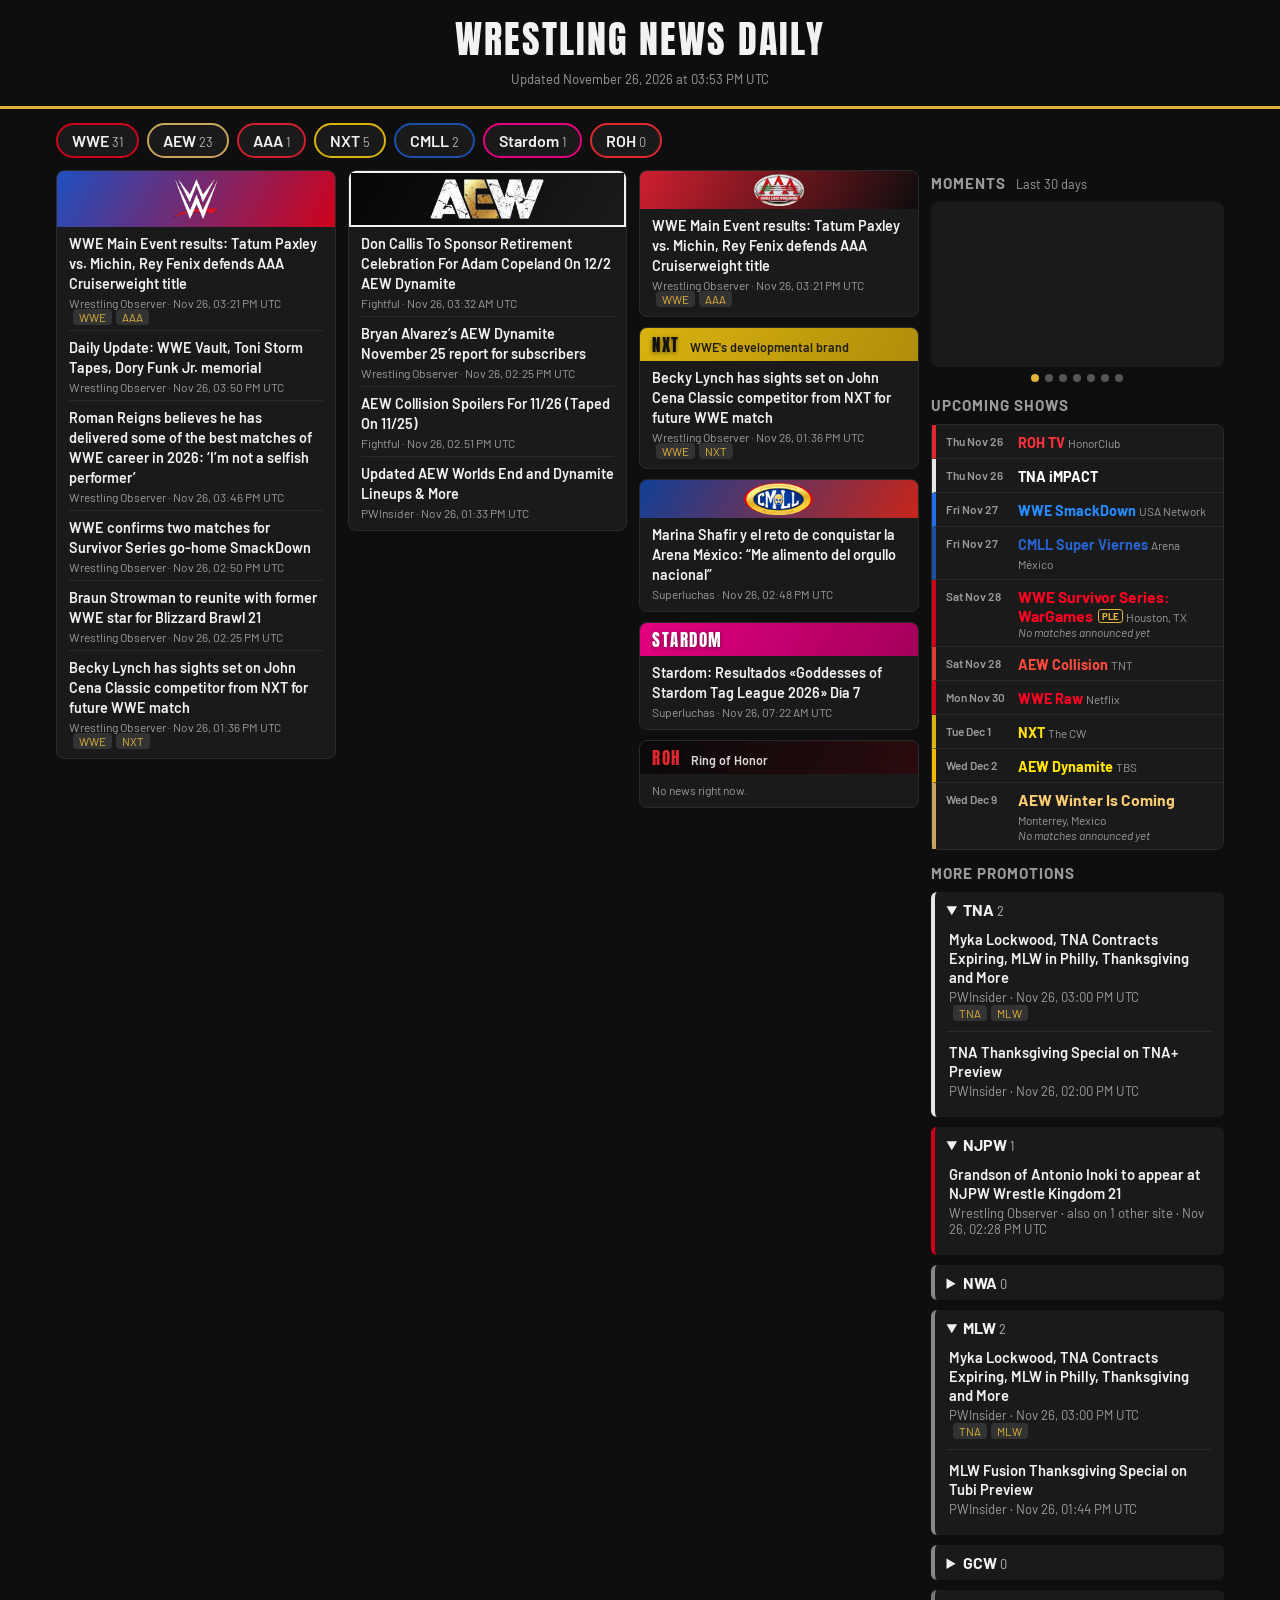
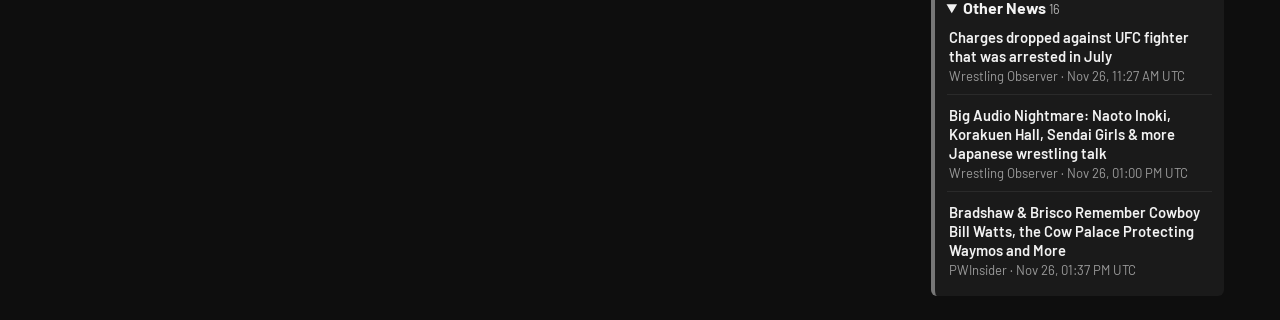
<file: index.html>
<!doctype html>
<html lang="en">
<head>
  <meta charset="utf-8">
  <meta name="viewport" content="width=device-width, initial-scale=1">
  <title>Wrestling News Daily</title>
  <link rel="preconnect" href="https://fonts.googleapis.com">
  <link rel="stylesheet" href="https://fonts.googleapis.com/css2?family=Anton&family=Barlow:wght@400;600;700&display=swap">
  <style>
    :root { color-scheme: dark; --display: "Anton", Impact, "Arial Narrow", sans-serif; --body: "Barlow", system-ui, sans-serif; --bg: #0e0e0e; --card: #1a1a1a; --text: #f2f2f2; --muted: #9a9a9a; --accent: #e0b23a; }
    * { box-sizing: border-box; }
    body { margin: 0; font-family: var(--body); background: var(--bg); color: var(--text); }
    header { padding: 10px 16px 6px; text-align: center; border-bottom: 3px solid var(--accent); }
    h1 { margin: 0; font-family: var(--display); font-weight: 400; font-size: clamp(1.4rem, 5vw, var(--title-size)); letter-spacing: 2px; text-transform: uppercase; }
    /* The columns and what sits in them come from layout.json (set with the layout editor). */
    .layout { max-width: var(--page-w, 1200px); margin: 0 auto; padding: 14px 16px; }
    nav { display: flex; flex-wrap: wrap; gap: 8px; }
    nav a { background: var(--card); color: var(--text); border: 2px solid var(--c, #444); border-radius: 999px; padding: 6px 14px; text-decoration: none; font-weight: 600; }
    nav a:hover { background: var(--c, #444); }
    .count { opacity: 0.7; font-size: 0.8rem; font-weight: 400; }
    ul { list-style: none; padding: 0; margin: 0; }
    li { padding: 10px 2px; border-bottom: 1px solid #2a2a2a; }
    li:last-child { border-bottom: none; }
    li a { color: var(--text); text-decoration: none; font-weight: 600; font-size: 1.05rem; }
    a:focus-visible { outline: 2px solid var(--accent); outline-offset: 2px; }
    li a:hover { text-decoration: underline; }
    .meta { color: var(--muted); font-size: 0.82rem; margin-top: 3px; }
    .major { display: table; background: var(--c, var(--accent)); color: #fff; font-size: 0.68rem; font-weight: 700; text-transform: uppercase; letter-spacing: 1px; border-radius: 3px; padding: 1px 6px; margin-bottom: 3px; }
    .featured li.is-major a { font-size: calc(var(--headline-size) * 1.12); }
    .tag { background: #333; color: var(--accent); border-radius: 4px; padding: 1px 6px; margin-left: 4px; font-size: 0.72rem; }

    /* Themed sections for featured companies; colors come from companies.json */
    .grid { display: grid; grid-template-columns: var(--cols, 1fr 1fr 1fr 1fr); gap: 12px; margin-top: 12px; align-items: start; }
    .col { display: flex; flex-direction: column; gap: 10px; min-width: 0; }
    .col > * { margin-top: 0; margin-bottom: 0; }
    /* On big screens the two pinned sections scroll inside themselves, so the whole home page fits on one screen. */
    @media (min-width: 701px) { .featured.big ul { max-height: calc(100vh - 230px); overflow-y: auto; } }
    .featured.big .banner { padding: 8px 12px; }
    .featured.small .banner { padding: 3px 12px; }
    .featured.small h2 { font-size: calc(var(--company-size) * 0.95); }
    /* On shorter screens the stacked sections show only their top story, so they all still fit. */
    @media (min-width: 701px) and (max-height: 900px) { .featured.small li:nth-child(n+2) { display: none; } }
    .featured.big h2 { font-size: calc(var(--company-size) * 1.35); }
    .featured { background: var(--card); border-radius: 8px; overflow: hidden; border: 1px solid #2a2a2a; scroll-margin-top: 12px; min-width: 0; }
    .featured .banner { background: linear-gradient(120deg, var(--b1, var(--c)), var(--b2, var(--c2))); color: var(--bt, #fff); padding: 5px 12px; display: flex; align-items: baseline; gap: 10px; flex-wrap: wrap; }
    .featured h2 { margin: 0; font-family: var(--display); font-weight: 400; font-size: var(--company-size); letter-spacing: 1.5px; text-transform: uppercase; text-shadow: 0 1px 4px rgba(0,0,0,.5); }
    .featured .banner span { font-weight: 600; font-size: 0.78rem; opacity: 0.9; }
    .featured .banner h2 { color: var(--bn, inherit); }
    .featured .banner h2.has-logo { line-height: 0; }
    .featured .banner:has(.has-logo) { align-items: center; }
    .featured .banner .logo { display: block; height: 40px; width: auto; border-radius: 3px; }
    .featured.small .banner .logo { height: 32px; }
    .featured[style*="--bb"] .banner { box-shadow: inset 0 0 0 2px var(--bb); }
    .featured ul { padding: 0 12px 4px; }
    .featured li { padding: 6px 0; }
    .featured li a { font-size: var(--headline-size); line-height: 1.25; }
    .featured .meta { font-size: 0.75rem; }
    .featured li a:hover { color: var(--c); }

    /* Moments: rotating photos from the biggest stories of the last 30 days */
    .moments { margin: 0; }
    .moments h3 span { text-transform: none; letter-spacing: 0; font-weight: 400; font-size: 0.8rem; margin-left: 6px; }
    .moments .slides { position: relative; aspect-ratio: 16 / 9; border-radius: 8px; overflow: hidden; background: var(--card); }
    .moments .slide { position: absolute; inset: 0; opacity: 0; transition: opacity 0.8s; color: #fff; text-decoration: none; pointer-events: none; }
    .moments .slide.on { opacity: 1; pointer-events: auto; }
    .moments img { width: 100%; height: 100%; object-fit: cover; display: block; }
    .moments .cap { position: absolute; left: 0; right: 0; bottom: 0; padding: 26px 10px 8px; border-left: 4px solid var(--c);
                    background: linear-gradient(transparent, rgba(0,0,0,0.88) 45%); }
    .moments .cap b { display: block; font-size: 0.88rem; line-height: 1.25; }
    .moments .cap small { color: #bbb; font-size: 0.72rem; }
    .moments .slide:hover b { text-decoration: underline; }
    .moments .dots { display: flex; justify-content: center; gap: 6px; margin-top: 7px; }
    .moments .dots button { width: 8px; height: 8px; padding: 0; border: 0; border-radius: 50%; background: #555; cursor: pointer; }
    .moments .dots button.on { background: var(--accent); }
    .featured .banner:has(.has-logo) { justify-content: center; }
    /* Upcoming shows with their announced matches, filled from schedule.json and the news */
    .upcoming ol { list-style: none; margin: 0; padding: 0; background: var(--card); border-radius: 8px; border: 1px solid #2a2a2a; }
    .upcoming ol > li { display: grid; grid-template-columns: 66px 1fr; gap: 6px; padding: 7px 10px; border-left: 4px solid var(--c); border-bottom: 1px solid #2a2a2a; }
    .upcoming ol > li:last-child { border-bottom: none; }
    .upcoming time { color: var(--muted); font-size: 0.74rem; font-weight: 600; line-height: 1.3; padding-top: 2px; }
    .upcoming b { font-size: 0.9rem; color: var(--c); filter: brightness(1.25); }
    .upcoming li.event b { font-size: 0.98rem; }
    .upcoming i { font-style: normal; font-size: 0.6rem; font-weight: 700; border: 1px solid currentColor; border-radius: 3px; padding: 0 3px; margin-left: 5px; color: var(--accent); vertical-align: 2px; }
    .upcoming small { color: var(--muted); font-size: 0.74rem; }
    .upcoming ul { margin: 3px 0 0; padding: 0; }
    .upcoming ul li { padding: 1px 0; border: none; font-size: 0.8rem; font-weight: 600; }
    .upcoming ul li::before { content: "• "; color: var(--c); }
    .upcoming small.none { display: block; font-style: italic; }
    /* Post of the day box, filled from spotlight.json */
    .spotlight { margin: 0; background: var(--card); border: 1px solid var(--accent); border-radius: 8px; padding: 12px 14px; }
    .spotlight figcaption { font-family: var(--display); color: var(--accent); text-transform: uppercase; letter-spacing: 1px; font-size: 1.05rem; }
    .spotlight blockquote { margin: 8px 0; font-size: 0.95rem; font-style: italic; line-height: 1.4; }
    .spotlight a { color: var(--muted); font-size: 0.8rem; text-decoration: none; }
    .spotlight a:hover { color: var(--accent); }

    /* The Numbers ticker: viewers, PPV buys and tickets pulled from headlines */
    .ticker { display: flex; align-items: stretch; background: #151515; border-bottom: 1px solid #2a2a2a; overflow: hidden; }
    .ticker-label { flex: none; display: flex; align-items: center; padding: 0 10px; background: var(--accent); color: #111; font-family: var(--display); text-transform: uppercase; letter-spacing: 1px; font-size: 0.68rem; }
    .ticker-window { flex: 1; min-width: 0; overflow: hidden; }
    .ticker-track { display: inline-flex; white-space: nowrap; animation: ticker var(--speed) linear infinite; }
    .ticker:hover .ticker-track, .ticker:focus-within .ticker-track { animation-play-state: paused; }
    .ticker-copy { display: inline-flex; }
    .tick { display: inline-flex; align-items: baseline; gap: 10px; padding: 4px 15px; border-right: 1px solid #2a2a2a; font-size: 0.66rem; }
    /* Each show's name and stripe use its own color from showColors in companies.json. */
    .tick strong { font-weight: 700; letter-spacing: 0.3px; color: var(--c); filter: brightness(1.25); border-left: 3px solid var(--c); padding-left: 6px; }
    .tick .m { color: var(--text); text-decoration: none; }
    /* Gate is money green; tickets, viewers and buys stay white. */
    .tick .gate b { color: #4fbf6a; }
    .tick .missing b { color: #5c5a55; font-weight: 400; }
    .tick i { font-style: normal; font-size: 0.48rem; font-weight: 700; letter-spacing: 1px; border: 1px solid var(--c); border-radius: 3px; padding: 0 3px; margin-left: -4px; }
    .tick .m:hover b { text-decoration: underline; }
    .tick b { font-family: var(--body); font-weight: 600; font-size: 0.82rem; font-variant-numeric: tabular-nums; color: #ece8df; }
    .tick small { color: #a89a74; font-size: 0.6rem; letter-spacing: 0.3px; }
    
    @keyframes ticker { from { transform: translateX(0); } to { transform: translateX(-50%); } }
    @media (prefers-reduced-motion: reduce) {
      .ticker-window { overflow-x: auto; }
      .ticker-track { animation: none; }
      .ticker-copy { display: none; }
    }

    /* Sidebar for smaller companies */
    .col h3 { margin: 4px 0 10px; text-transform: uppercase; letter-spacing: 1px; color: var(--muted); font-size: 0.95rem; }
    details { background: var(--card); border-left: 4px solid var(--c, #555); border-radius: 6px; margin-bottom: 10px; padding: 8px 12px; scroll-margin-top: 12px; }
    summary { cursor: pointer; font-weight: 700; }
    details li a { font-size: 0.92rem; }
    @media (max-width: 860px) { .grid { grid-template-columns: 1fr; } }
  </style>
  <style>:root { --title-size: 2.4rem; --company-size: 1.15rem; --headline-size: 0.9rem; --page-w: 1200px; }</style>
</head>
<body>
  <header>
    <h1>Wrestling News Daily</h1>
    <p class="meta">Updated November 26, 2026 at 03:53 PM UTC</p>
  </header>
  
  <div class="layout">
    <nav><a href="#wwe" style="--c:#d0021b">WWE <span class="count">31</span></a><a href="#aew" style="--c:#c9a45c">AEW <span class="count">23</span></a><a href="#aaa" style="--c:#d01f2f">AAA <span class="count">1</span></a><a href="#nxt" style="--c:#d9b310">NXT <span class="count">5</span></a><a href="#cmll" style="--c:#1d4fa8">CMLL <span class="count">2</span></a><a href="#stardom" style="--c:#e4007f">Stardom <span class="count">1</span></a><a href="#roh" style="--c:#e0282e">ROH <span class="count">0</span></a></nav>
    
<div class="grid" style="--cols:1fr 1fr 1fr 1.05fr"><div class="col"><section class="featured big" id="wwe" style="--c:#d0021b;--c2:#1f4fbf;--b1:#1f4fbf;--b2:#d0021b"><div class="banner"><h2 class="has-logo"><img class="logo" src="logos/wwe.png" alt="WWE"></h2></div><ul><li><a href="https://www.f4wonline.com/news/wwe/results/wwe-main-event-results-november-25-2026/" target="_blank" rel="noopener">WWE Main Event results: Tatum Paxley vs. Michin, Rey Fenix defends AAA Cruiserweight title</a><div class="meta">Wrestling Observer · Nov 26, 03:21 PM UTC <span class="tag">WWE</span><span class="tag">AAA</span></div></li>
<li><a href="https://www.f4wonline.com/news/daily-updates/daily-update-wwe-vault-toni-storm-tapes-dory-funk-jr-memorial/" target="_blank" rel="noopener">Daily Update: WWE Vault, Toni Storm Tapes, Dory Funk Jr. memorial</a><div class="meta">Wrestling Observer · Nov 26, 03:50 PM UTC </div></li>
<li><a href="https://www.f4wonline.com/news/wwe/roman-reigns-believes-he-has-delivered-some-of-the-best-matches-of-wwe-career-in-2026-im-not-a-selfish-performer/" target="_blank" rel="noopener">Roman Reigns believes he has delivered some of the best matches of WWE career in 2026: ‘I’m not a selfish performer’</a><div class="meta">Wrestling Observer · Nov 26, 03:46 PM UTC </div></li>
<li><a href="https://www.f4wonline.com/news/wwe/wwe-confirms-two-matches-for-survivor-series-go-home-smackdown/" target="_blank" rel="noopener">WWE confirms two matches for Survivor Series go-home SmackDown</a><div class="meta">Wrestling Observer · Nov 26, 02:50 PM UTC </div></li>
<li><a href="https://www.f4wonline.com/news/other-wrestling/braun-strowman-to-reunite-with-former-wwe-star-for-blizzard-brawl-21/" target="_blank" rel="noopener">Braun Strowman to reunite with former WWE star for Blizzard Brawl 21</a><div class="meta">Wrestling Observer · Nov 26, 02:25 PM UTC </div></li>
<li><a href="https://www.f4wonline.com/news/wwe/becky-lynch-has-sights-set-on-john-cena-classic-competitor-from-nxt-for-future-wwe-match/" target="_blank" rel="noopener">Becky Lynch has sights set on John Cena Classic competitor from NXT for future WWE match</a><div class="meta">Wrestling Observer · Nov 26, 01:36 PM UTC <span class="tag">WWE</span><span class="tag">NXT</span></div></li></ul></section></div><div class="col"><section class="featured big" id="aew" style="--c:#c9a45c;--c2:#c9a45c;--b1:#050505;--b2:#1b1b1b;--bt:#f2f2f2;--bn:#c9a45c;--bb:#f2f2f2"><div class="banner"><h2 class="has-logo"><img class="logo" src="logos/aew.png" alt="AEW"></h2></div><ul><li><a href="https://www.fightful.com/wrestling-news/340897-aew-dynamite-don-callis" target="_blank" rel="noopener">Don Callis To Sponsor Retirement Celebration For Adam Copeland On 12/2 AEW Dynamite</a><div class="meta">Fightful · Nov 26, 03:32 AM UTC </div></li>
<li><a href="https://www.f4wonline.com/news/aew/bryan-alvarez-aew-dynamite-november-25-2026-report/" target="_blank" rel="noopener">Bryan Alvarez’s AEW Dynamite November 25 report for subscribers</a><div class="meta">Wrestling Observer · Nov 26, 02:25 PM UTC </div></li>
<li><a href="https://www.fightful.com/wrestling-news/aew-collision-spoilers-for-11-26-taped-on-11-25" target="_blank" rel="noopener">AEW Collision Spoilers For 11/26 (Taped On 11/25)</a><div class="meta">Fightful · Nov 26, 02:51 PM UTC </div></li>
<li><a href="https://pwinsider.com/article/214058/updated-aew-worlds-end-and-dynamite-lineups-more.html?p=1" target="_blank" rel="noopener">Updated AEW Worlds End and Dynamite Lineups &amp; More</a><div class="meta">PWInsider · Nov 26, 01:33 PM UTC </div></li></ul></section></div><div class="col"><section class="featured small" id="aaa" style="--c:#d01f2f;--c2:#0d0d0d;--b1:#d01f2f;--b2:#0d0d0d;--bt:#ffffff"><div class="banner"><h2 class="has-logo"><img class="logo" src="logos/aaa.png" alt="AAA"></h2></div><ul><li><a href="https://www.f4wonline.com/news/wwe/results/wwe-main-event-results-november-25-2026/" target="_blank" rel="noopener">WWE Main Event results: Tatum Paxley vs. Michin, Rey Fenix defends AAA Cruiserweight title</a><div class="meta">Wrestling Observer · Nov 26, 03:21 PM UTC <span class="tag">WWE</span><span class="tag">AAA</span></div></li></ul></section><section class="featured small" id="nxt" style="--c:#d9b310;--c2:#b08d0a;--bt:#111111"><div class="banner"><h2>NXT</h2><span>WWE&#x27;s developmental brand</span></div><ul><li><a href="https://www.f4wonline.com/news/wwe/becky-lynch-has-sights-set-on-john-cena-classic-competitor-from-nxt-for-future-wwe-match/" target="_blank" rel="noopener">Becky Lynch has sights set on John Cena Classic competitor from NXT for future WWE match</a><div class="meta">Wrestling Observer · Nov 26, 01:36 PM UTC <span class="tag">WWE</span><span class="tag">NXT</span></div></li></ul></section><section class="featured small" id="cmll" style="--c:#1d4fa8;--c2:#d52b1e;--b1:#123f96;--b2:#c8251a;--bt:#ffffff"><div class="banner"><h2 class="has-logo"><img class="logo" src="logos/cmll.png" alt="CMLL"></h2></div><ul><li><a href="https://superluchas.com/shafir-y-el-reto-de-conquistar-la-arena-mexico/" target="_blank" rel="noopener">Marina Shafir y el reto de conquistar la Arena México: “Me alimento del orgullo nacional”</a><div class="meta">Superluchas · Nov 26, 02:48 PM UTC </div></li></ul></section><section class="featured small" id="stardom" style="--c:#e4007f;--c2:#a3005c;--b1:#e4007f;--b2:#a3005c;--bt:#ffffff"><div class="banner"><h2>Stardom</h2><span></span></div><ul><li><a href="https://superluchas.com/stardom-resultados-goddesses-of-stardom-tag-league-2026-dia-7/" target="_blank" rel="noopener">Stardom: Resultados «Goddesses of Stardom Tag League 2026» Día 7</a><div class="meta">Superluchas · Nov 26, 07:22 AM UTC </div></li></ul></section><section class="featured small" id="roh" style="--c:#e0282e;--c2:#0a0a0a;--b1:#0a0a0a;--b2:#2a0a0d;--bt:#f2f2f2;--bn:#e0282e"><div class="banner"><h2>ROH</h2><span>Ring of Honor</span></div><ul><li class='meta'>No news right now.</li></ul></section></div><div class="col"><section class="moments" data-seconds="6" aria-label="Big moments from the last 30 days"><h3>Moments <span>Last 30 days</span></h3><div class="slides"><a class="slide on" href="https://www.f4wonline.com/news/aew/daniel-garcia-match-stopped-on-aew-collision-following-injury/" target="_blank" rel="noopener" style="--c:#c9a45c"><img src="https://www.f4wonline.com/wp-content/uploads/2026/11/HXsZYJPWMAEQirk.jpg" alt="" loading="eager" referrerpolicy="no-referrer" onerror="this.parentNode.remove()"><span class="cap"><b>Daniel Garcia match stopped on AEW Collision following injury</b><small>Wrestling Observer · Nov 22</small></span></a><a class="slide" href="https://www.f4wonline.com/news/wwe/seth-rollins-returns-teams-finalized-for-team-usa-vs-team-mexico-survivor-series-match/" target="_blank" rel="noopener" style="--c:#d0021b"><img src="https://www.f4wonline.com/wp-content/uploads/2026/11/HX2XRL-aMAAG1Ui.jpg" alt="" loading="lazy" referrerpolicy="no-referrer" onerror="this.parentNode.remove()"><span class="cap"><b>Seth Rollins returns, teams finalized for Team USA vs. Team Mexico WWE Survivor Series match</b><small>Wrestling Observer · Nov 24</small></span></a><a class="slide" href="https://www.f4wonline.com/news/wwe/wwe-informed-former-raw-star-of-return-plans-two-weeks-before-wrestlemania-but-was-then-released/" target="_blank" rel="noopener" style="--c:#d0021b"><img src="https://www.f4wonline.com/wp-content/uploads/2026/06/wwerawlogo.jpg" alt="" loading="lazy" referrerpolicy="no-referrer" onerror="this.parentNode.remove()"><span class="cap"><b>WWE informed former Raw star of return plans two weeks before WrestleMania but was then released</b><small>Wrestling Observer · Nov 17</small></span></a><a class="slide" href="https://www.f4wonline.com/news/aew/tommaso-ciampa-wins-national-title-on-aew-collision/" target="_blank" rel="noopener" style="--c:#c9a45c"><img src="https://www.f4wonline.com/wp-content/uploads/2026/11/HWkk36UXwAAqLJC.png" alt="" loading="lazy" referrerpolicy="no-referrer" onerror="this.parentNode.remove()"><span class="cap"><b>Tommaso Ciampa wins National title on AEW Collision</b><small>Wrestling Observer · Nov 08</small></span></a><a class="slide" href="https://www.f4wonline.com/news/aew/former-creed-brothers-debut-at-aew-full-gear-2026/" target="_blank" rel="noopener" style="--c:#c9a45c"><img src="https://www.f4wonline.com/wp-content/uploads/2026/11/HXIYw-IXkAAd02T.jpg" alt="" loading="lazy" referrerpolicy="no-referrer" onerror="this.parentNode.remove()"><span class="cap"><b>Former Creed Brothers debut at AEW Full Gear 2026</b><small>Wrestling Observer · Nov 15</small></span></a><a class="slide" href="https://www.f4wonline.com/news/aew/result-of-trios-title-texas-death-match-at-aew-full-gear-2026/" target="_blank" rel="noopener" style="--c:#c9a45c"><img src="https://www.f4wonline.com/wp-content/uploads/2026/11/Result-of-Trios-title-Texas-Death-match-at-AEW-Full-Gear-2026.jpeg" alt="" loading="lazy" referrerpolicy="no-referrer" onerror="this.parentNode.remove()"><span class="cap"><b>Result of Trios title Texas Death match at AEW Full Gear 2026</b><small>Wrestling Observer · Nov 15</small></span></a><a class="slide" href="https://www.f4wonline.com/news/ring-of-honor/roh-results/roh-fortnite-to-final-battle-results-death-riders-mark-davis-more-in-action/" target="_blank" rel="noopener" style="--c:#e0282e"><img src="https://www.f4wonline.com/wp-content/uploads/2026/11/HXlmzbpWUAAJBD3.jpeg" alt="" loading="lazy" referrerpolicy="no-referrer" onerror="this.parentNode.remove()"><span class="cap"><b>ROH Fortnite to Final Battle results: Death Riders, Mark Davis, more in action</b><small>Wrestling Observer · Nov 21</small></span></a><a class="slide" href="https://www.f4wonline.com/news/aew/will-ospreay-vs-kyle-fletcher-aew-full-gear-2026/" target="_blank" rel="noopener" style="--c:#c9a45c"><img src="https://www.f4wonline.com/wp-content/uploads/2026/10/HU4rZo7XcAA4qUh-scaled.jpg" alt="" loading="lazy" referrerpolicy="no-referrer" onerror="this.parentNode.remove()"><span class="cap"><b>World title main event signed for AEW Full Gear</b><small>Wrestling Observer · Oct 29</small></span></a></div><div class="dots"></div></section><section class="upcoming"><h3>Upcoming Shows</h3><ol><li class="tv" style="--c:#e0282e"><time>Thu Nov 26</time><div><b>ROH TV</b> <small>HonorClub</small></div></li><li class="tv" style="--c:#e6e6e6"><time>Thu Nov 26</time><div><b>TNA iMPACT</b></div></li><li class="tv" style="--c:#1f6feb"><time>Fri Nov 27</time><div><b>WWE SmackDown</b> <small>USA Network</small></div></li><li class="tv" style="--c:#1f4fa3"><time>Fri Nov 27</time><div><b>CMLL Super Viernes</b> <small>Arena México</small></div></li><li class="event" style="--c:#d0021b"><time>Sat Nov 28</time><div><b>WWE Survivor Series: WarGames</b><i>PLE</i> <small>Houston, TX</small><small class="none">No matches announced yet</small></div></li><li class="tv" style="--c:#e03c31"><time>Sat Nov 28</time><div><b>AEW Collision</b> <small>TNT</small></div></li><li class="tv" style="--c:#d0021b"><time>Mon Nov 30</time><div><b>WWE Raw</b> <small>Netflix</small></div></li><li class="tv" style="--c:#d9b310"><time>Tue Dec 1</time><div><b>NXT</b> <small>The CW</small></div></li><li class="tv" style="--c:#f5b700"><time>Wed Dec 2</time><div><b>AEW Dynamite</b> <small>TBS</small></div></li><li class="event" style="--c:#c9a45c"><time>Wed Dec 9</time><div><b>AEW Winter Is Coming</b> <small>Monterrey, Mexico</small><small class="none">No matches announced yet</small></div></li></ol></section><section class="promos"><h3>More Promotions</h3><details id="tna" style="--c:#e6e6e6" open><summary>TNA <span class="count">2</span></summary><ul><li><a href="https://pwinsider.com/article/214054/myka-lockwood-tna-contracts-expiring-mlw-in-philly-thanksgiving-and-more.html?p=1" target="_blank" rel="noopener">Myka Lockwood, TNA Contracts Expiring, MLW in Philly, Thanksgiving and More</a><div class="meta">PWInsider · Nov 26, 03:00 PM UTC <span class="tag">TNA</span><span class="tag">MLW</span></div></li>
<li><a href="https://pwinsider.com/article/213851/tna-thanksgiving-special-on-tna-preview.html?p=1" target="_blank" rel="noopener">TNA Thanksgiving Special on TNA+ Preview</a><div class="meta">PWInsider · Nov 26, 02:00 PM UTC </div></li></ul></details>
<details id="njpw" style="--c:#d0021b" open><summary>NJPW <span class="count">1</span></summary><ul><li><a href="https://www.f4wonline.com/news/new-japan/grandson-of-antonio-inoki-to-appear-at-njpw-wrestle-kingdom-21/" target="_blank" rel="noopener">Grandson of Antonio Inoki to appear at NJPW Wrestle Kingdom 21</a><div class="meta">Wrestling Observer · also on 1 other site · Nov 26, 02:28 PM UTC </div></li></ul></details>
<details id="nwa" style="--c:#888"><summary>NWA <span class="count">0</span></summary><ul><li class='meta'>No news right now.</li></ul></details>
<details id="mlw" style="--c:#888" open><summary>MLW <span class="count">2</span></summary><ul><li><a href="https://pwinsider.com/article/214054/myka-lockwood-tna-contracts-expiring-mlw-in-philly-thanksgiving-and-more.html?p=1" target="_blank" rel="noopener">Myka Lockwood, TNA Contracts Expiring, MLW in Philly, Thanksgiving and More</a><div class="meta">PWInsider · Nov 26, 03:00 PM UTC <span class="tag">TNA</span><span class="tag">MLW</span></div></li>
<li><a href="https://pwinsider.com/article/213822/mlw-fusion-thanksgiving-special-on-tubi-preview.html?p=1" target="_blank" rel="noopener">MLW Fusion Thanksgiving Special on Tubi Preview</a><div class="meta">PWInsider · Nov 26, 01:44 PM UTC </div></li></ul></details>
<details id="gcw" style="--c:#888"><summary>GCW <span class="count">0</span></summary><ul><li class='meta'>No news right now.</li></ul></details>
<details id="other-wrestling-news" style="--c:#777" open><summary>Other News <span class="count">16</span></summary><ul><li><a href="https://www.f4wonline.com/news/ufc/anthony-smith-ufc-arrested-charges-dropped-july/" target="_blank" rel="noopener">Charges dropped against UFC fighter that was arrested in July</a><div class="meta">Wrestling Observer · Nov 26, 11:27 AM UTC </div></li>
<li><a href="https://www.f4wonline.com/podcasts/big-audio-nightmare/big-audio-nightmare-naoto-inoki-korakuen-hall-sendai-girls-more-japanese-wrestling-talk/" target="_blank" rel="noopener">Big Audio Nightmare: Naoto Inoki, Korakuen Hall, Sendai Girls &amp; more Japanese wrestling talk</a><div class="meta">Wrestling Observer · Nov 26, 01:00 PM UTC </div></li>
<li><a href="https://pwinsider.com/article/214059/bradshaw-brisco-remember-cowboy-bill-watts-the-cow-palace-protecting-waymos-and-more.html?p=1" target="_blank" rel="noopener">Bradshaw &amp; Brisco Remember Cowboy Bill Watts, the Cow Palace Protecting Waymos and More</a><div class="meta">PWInsider · Nov 26, 01:37 PM UTC </div></li></ul></details></section></div></div>
  </div>
  <script>
    // Moments slideshow: show the next photo every few seconds, pause while the mouse is over it.
    document.querySelectorAll(".moments").forEach(box => {
      const wait = (Number(box.dataset.seconds) || 6) * 1000;
      const dots = box.querySelector(".dots");
      let i = 0, paused = false;
      const slides = () => [...box.querySelectorAll(".slide")];
      function show(n) {
        const all = slides();
        if (!all.length) { box.remove(); return; }
        i = (n + all.length) % all.length;
        all.forEach((s, k) => s.classList.toggle("on", k === i));
        dots.innerHTML = all.length > 1 ? all.map((_, k) => `<button class="${k === i ? "on" : ""}" aria-label="Photo ${k + 1}"></button>`).join("") : "";
        dots.querySelectorAll("button").forEach((b, k) => b.onclick = () => show(k));
      }
      box.addEventListener("mouseenter", () => paused = true);
      box.addEventListener("mouseleave", () => paused = false);
      setInterval(() => { if (!paused) show(i + 1); }, wait);
      // Photos that fail to load remove themselves, so recount once the page has loaded.
      show(0); window.addEventListener("load", () => show(i));
    });
  </script>
</body>
</html>
</file>
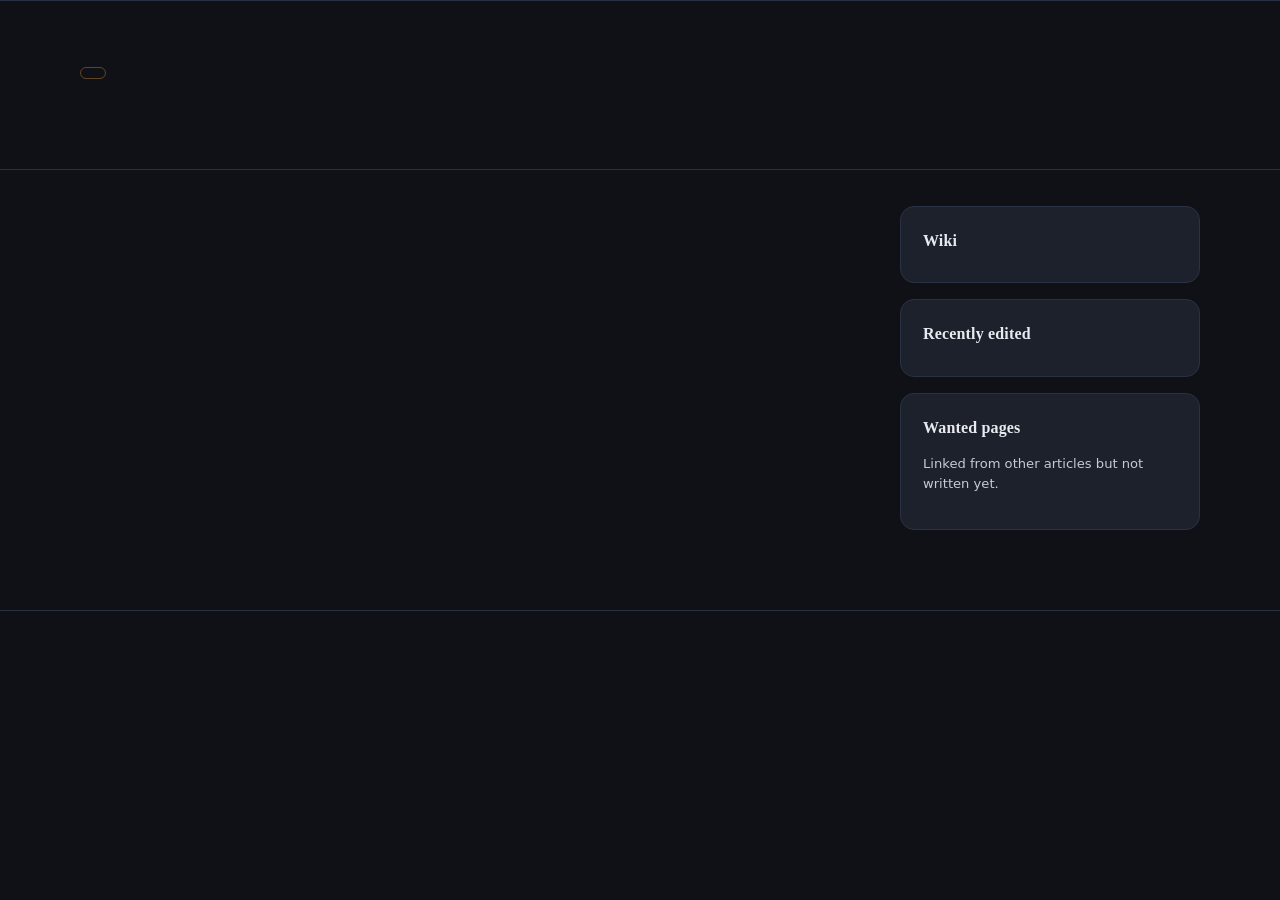
<file: bo3-zombies/index.html>
<!doctype html>
<html lang="en"><head><meta charset="utf-8"><title>Black Ops III Zombies · The Codex</title>
<meta http-equiv="refresh" content="0; url=pages/game.html?g=bo3">
<style>body{background:#0f1117;color:#eee;font-family:sans-serif;padding:40px}a{color:#f2a541}</style></head>
<body><p>Opening the <a href="pages/game.html?g=bo3">Black Ops III hub</a>…</p></body></html>
</file>
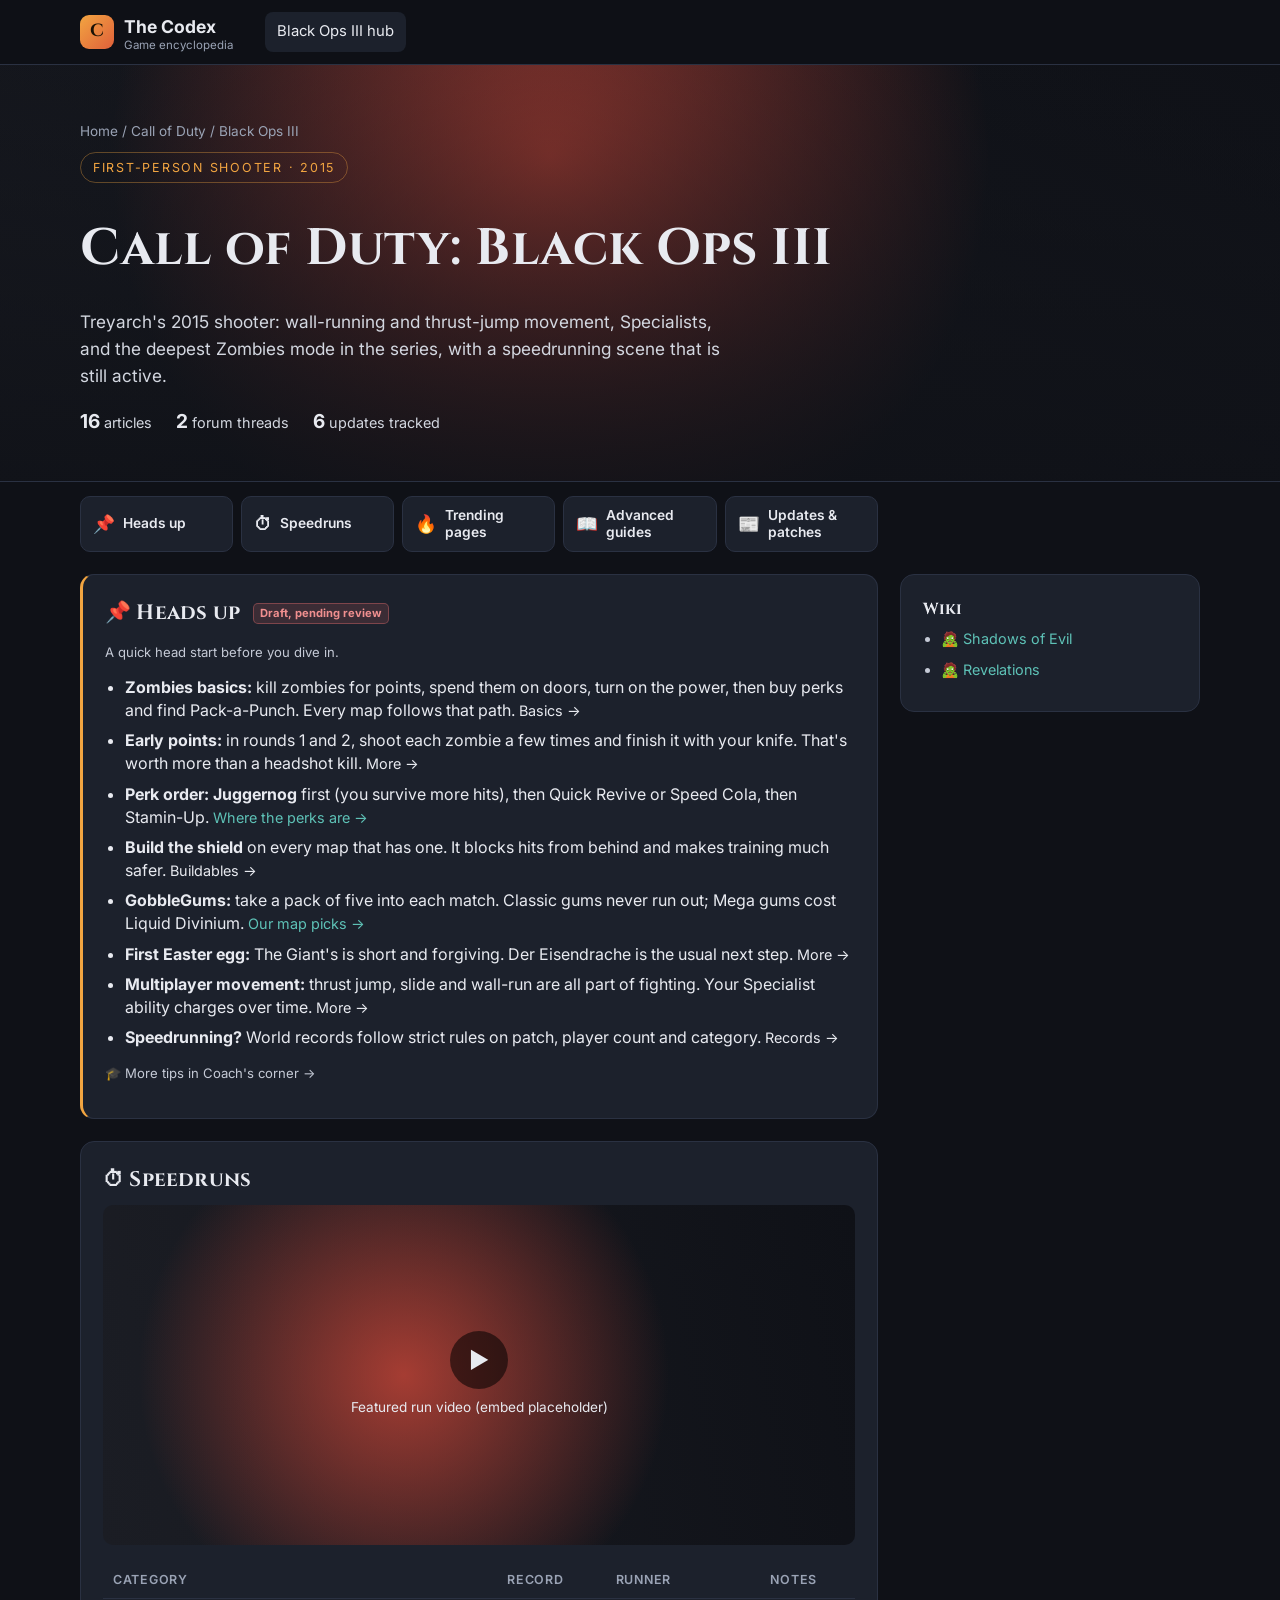
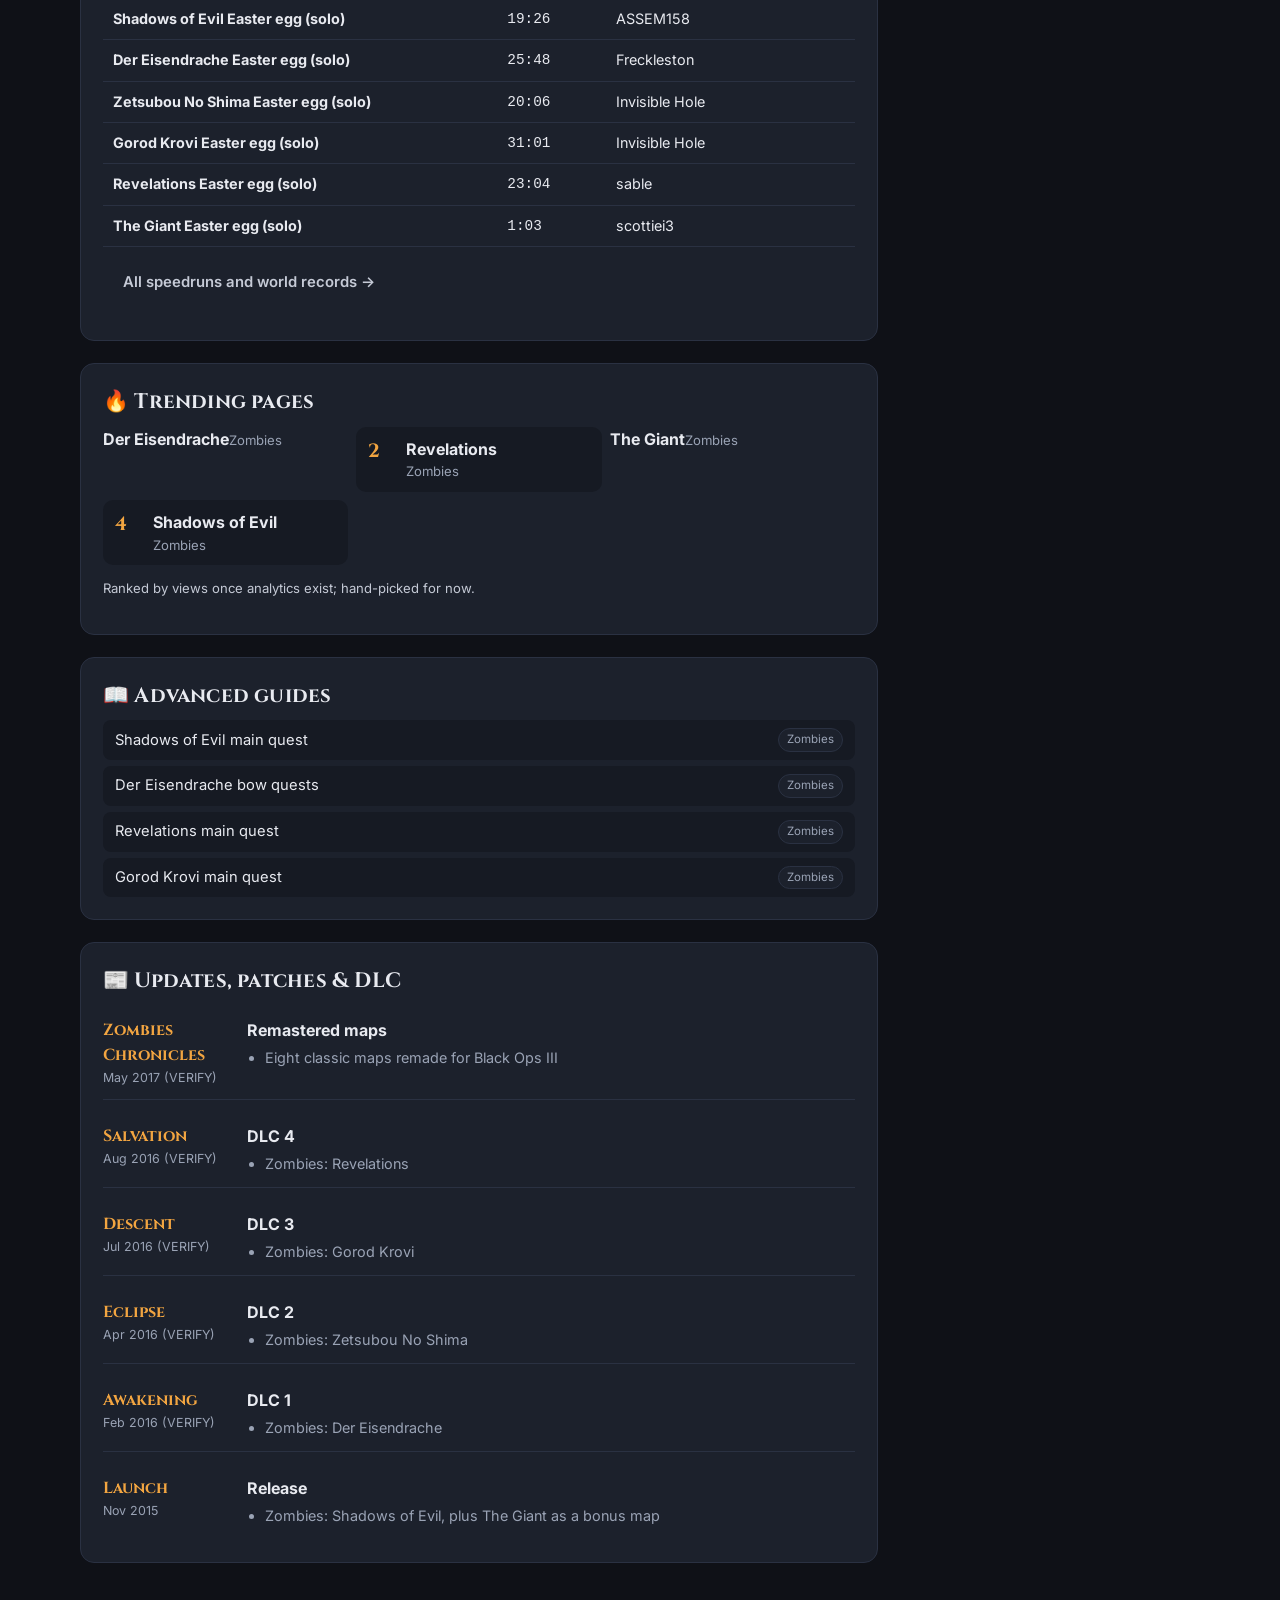
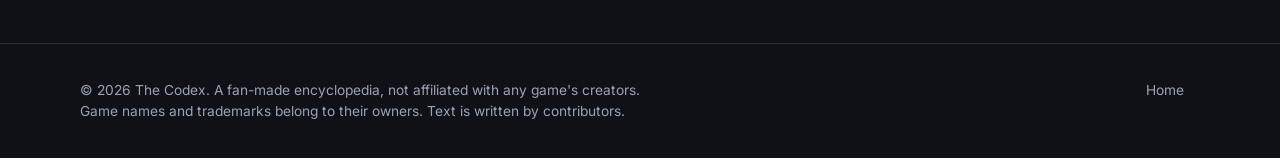
<file: bo3-zombies/pages/game.html>
<!doctype html>
<html lang="en">
<head>
  <meta charset="utf-8">
  <meta name="viewport" content="width=device-width, initial-scale=1">
  <title>Game hub · The Codex</title>
  <link href="https://fonts.googleapis.com/css2?family=Cinzel:wght@600;700&family=Inter:wght@400;600;700&display=swap" rel="stylesheet">
  <link rel="stylesheet" href="../styles.css">
</head>
<body data-root="../">
  <header class="site-header" data-header></header>

  <section class="game-banner" id="banner">
    <div class="wrap">
      <div class="crumbs" id="crumbs"></div>
      <span class="eyebrow" id="genre"></span>
      <h1 id="title"></h1>
      <p class="lead" id="blurb"></p>
      <div class="banner-stats" id="stats"></div>
    </div>
  </section>

  <main class="wrap">
    <div class="hub-search search">
      <span class="icon">🔍</span>
      <input type="search" data-search id="gamesearch" placeholder="Search this wiki…" autocomplete="off" aria-label="Search this game's wiki">
      <div class="search-results"></div>
    </div>
    <nav class="series-strip" id="series" aria-label="Series"></nav>
    <nav class="hub-tiles" id="tiles" aria-label="Hub sections"></nav>

    <div class="hub">
      <div class="hub-main" id="hubmain"></div>
      <aside class="hub-side">
        <section class="hub-box">
          <h3>Wiki</h3>
          <ul class="dyk" id="wikilinks"></ul>
        </section>
        <section class="hub-box">
          <h3>Recently edited</h3>
          <ul class="dyk" id="recent"></ul>
        </section>
        <section class="hub-box">
          <h3>Wanted pages</h3>
          <p class="small muted">Linked from other articles but not written yet.</p>
          <ul class="dyk" id="wanted"></ul>
        </section>
      </aside>
    </div>
  </main>

  <footer class="site-footer" data-footer></footer>
  <script src="../data.js"></script>
  <script>
    { const id = new URLSearchParams(location.search).get("g");
      const gg = window.SITE.game(id) || window.SITE.games[0];
      document.body.dataset.game = gg.id;
      const box = document.getElementById("gamesearch");
      box.dataset.scope = gg.id; box.placeholder = `Search the ${window.SITE.short(gg)} wiki…`; }
  </script>
  <script src="../accounts.js"></script>
  <script src="../app.js"></script>
  <script src="../lock.js"></script>
  <script>
    const S = window.SITE, g = S.game(document.body.dataset.game);
    const arts = S.articles.filter(a => a.game === g.id);
    const hub = Object.assign({}, S.defaultHub, S.hubs[g.id] || {});
    const has = t => arts.some(a => a.title === t);
    const artLink = t => has(t) ? `<a href="${S.artUrl(t)}">${S.esc(t)}</a>` : `<a class="wanted" href="${S.artUrl(t)}&g=${g.id}&t=${encodeURIComponent(t)}" title="Not written yet">${S.esc(t)}</a>`;
    const $ = id => document.getElementById(id);

    document.title = `${S.short(g)} Hub · ${S.siteName}`;
    $("banner").setAttribute("style", S.art(g.title, g.color));
    $("crumbs").innerHTML = S.crumbs(g);
    // Series strip: previous / next and every game in the series
    const se = S.seriesOf(g);
    if (se) {
      const es = se.entries, i = es.findIndex(e => e[2] === g.id);
      const link = (e, j) => e[2] ? S.gameUrl(e[2]) : `title.html?s=${se.id}&e=${j}`;
      const prev = es[i - 1], next = es[i + 1];
      $("series").innerHTML = `
        <a class="ss-series" href="${S.seriesUrl(se.id)}"><span class="muted small">Series</span><b>${S.esc(se.name)}</b></a>
        ${prev ? `<a class="ss-nav" href="${link(prev, i - 1)}">← ${S.esc(prev[0])}</a>` : ""}
        ${next ? `<a class="ss-nav" href="${link(next, i + 1)}">${S.esc(next[0])} →</a>` : ""}
        <a class="ss-all" href="${S.seriesUrl(se.id)}#timeline">All ${es.length} games</a>`;
    }
    $("genre").textContent = `${g.genre} · ${g.year}`;
    $("title").textContent = g.title;
    $("blurb").textContent = g.blurb;
    $("stats").innerHTML = `<span><b>${arts.length}</b> articles</span><span><b>${S.forumThreads(g.id).length}</b> forum threads</span><span><b>${(hub.updates || []).length}</b> updates tracked</span>`;

    // ---- Hub section registry ----
    // Each entry renders one section and returns "" when the game has no data for it (the section is hidden).
    // To add a section type: add a renderer here and its id to SITE.hubLayout or the game's hubLayout.
    const HUB_SECTIONS = {
      "tech": { title: "Tech", icon: "🧠", render: () => {
        if (!hub.tech.length) return "";
        const ta = g.techArticle;
        return `<div class="sec-head"><h2>🧠 Tech</h2>${ta ? `<a class="more" href="${S.artUrl(ta)}">Full Tech page →</a>` : ""}</div>
          <p class="muted">Techniques and niche mechanics the game never explains.</p>
          <div class="mini-cards">${hub.tech.map(t => `<a class="mini" href="${ta ? S.artUrl(ta) + (t.anchor ? "#" + t.anchor : "") : "#"}">
            <em>${S.esc(t.level || "")}</em><b>${S.esc(t.name)}</b><span>${S.esc(t.body)}</span></a>`).join("")}</div>`; } },

      "competitive": { title: "Competitive", icon: "🏆", render: () => {
        const c = hub.competitive || {}, ca = g.competitiveArticle;
        if (!ca && !(c.terms || []).length) return "";
        return `<div class="sec-head"><h2>🏆 Competitive</h2><a class="more" href="${S.compUrl(g.id)}">Open the Competitive hub →</a></div>
          <p class="muted">${S.esc(c.blurb || "Streams, results, roster moves and the rules of the competitive scene.")}</p>
          ${(c.terms || []).length ? `<div>${c.terms.map(t => `<span class="chip">${artLink(t)}</span>`).join("")}</div>` : ""}
          ${(() => { const se = S.seriesOf(g), en = se && se.entries.find(e => e[2] === g.id), h = en && S.codComp && S.codComp[en[0]];
            return h && !h.noScene ? `<p style="margin-top:12px"><a class="btn btn-ghost btn-sm" href="${S.compHistUrl(en[0])}">🏆 Competitive history: ${h.events.length} events</a></p>` : ""; })()}`; } },

      "meta": { title: "Current meta", icon: "📈", render: () => {
        if (!hub.tiers) return "";
        return `<h2>📈 ${S.esc(hub.metaTitle || "Current meta")}</h2>
          <div class="tiers">${Object.entries(hub.tiers).map(([t, list]) => `<div class="tier"><span class="t t-${t}">${t}</span><div>${list.map(x => `<span class="chip">${artLink(x)}</span>`).join("")}</div></div>`).join("")}</div>
          ${hub.builds.length ? `<h3>Popular builds</h3><div class="mini-cards">${hub.builds.map(b => `<div class="mini"><b>${S.esc(b.name)}</b><em>${S.esc(b.tags)}</em><span>${S.esc(b.note)}</span></div>`).join("")}</div>` : ""}
          <p class="small muted">${S.esc(hub.metaNote || "Community opinion. Placeholder until community voting is built.")}</p>`; } },

      "trending": { title: "Trending pages", icon: "🔥", render: () => {
        const t = arts.filter(a => a.trending);
        if (!t.length) return "";
        return `<h2>🔥 Trending pages</h2>
          <ol class="trend">${t.slice(0, 8).map(a => `<li><a href="${S.artUrl(a.title)}"><b>${S.esc(a.title)}</b><span class="muted small">${S.cat(a.category).name}</span></a></li>`).join("")}</ol>
          <p class="small muted">Ranked by views once analytics exist; hand-picked for now.</p>`; } },

      "guides": { title: "Advanced guides", icon: "📖", render: () => {
        if (!hub.guides.length) return "";
        return `<h2>📖 Advanced guides</h2>
          <ul class="guide-list">${hub.guides.map(x => `<li>${artLink(x.name)}<span class="chip sm">${S.esc(x.type)}</span></li>`).join("")}</ul>`; } },

      "speedruns": { title: "Speedruns", icon: "⏱", render: () => {
        if (!hub.speedruns.length) return "";
        return `<h2>⏱ Speedruns</h2>
          <div class="video-ph" style="${S.art("speed" + g.title, g.color)}"><span class="play">▶</span><span>Featured run video (embed placeholder)</span></div>
          <table class="data-table">
            <thead><tr><th>Category</th><th>Record</th><th>Runner</th><th>Notes</th></tr></thead>
            <tbody>${hub.speedruns.map(r => `<tr><td><b>${r.cat && S.srUrl ? `<a href="${S.srUrl(g.id, r.cat)}">${S.esc(r.category)}</a>` : S.esc(r.category)}</b></td><td class="mono">${S.esc(r.time || "—")}</td><td>${S.esc(r.runner || "See leaderboard")}</td><td class="muted">${S.esc(r.note || "")}</td></tr>`).join("")}</tbody>
          </table>
          <p class="small">${S.speedruns && S.speedruns[g.id] ? `<a class="btn" href="${S.srUrl(g.id)}">All speedruns and world records →</a>` : `<span class="muted">Records will be pulled from community leaderboards.</span>`}</p>`; } },

      "updates": { title: "Updates & patches", icon: "📰", render: () => {
        if (!hub.updates.length) return "";
        return `<h2>📰 ${S.esc(hub.updatesTitle || "Updates, patches & DLC")}</h2>
          <div class="updates">${hub.updates.map(u => `
            <div class="update"><div class="u-ver">${S.esc(u.version)}<small>${S.esc(u.date)}</small></div>
            <div><b>${S.esc(u.title)}</b><ul>${u.notes.map(n => `<li>${S.esc(n)}</li>`).join("")}</ul></div></div>`).join("")}</div>`; } },

      "codes": { title: "Codes", icon: "🎟️", render: () => {
        if (!hub.codes.length) return "";
        return `<h2>🎟️ Codes</h2><table class="data-table"><thead><tr><th>Code</th><th>Reward</th><th>Status</th></tr></thead>
          <tbody>${hub.codes.map(c => `<tr><td class="mono"><b>${S.esc(c.code)}</b></td><td>${S.esc(c.reward)}</td><td><span class="status ${c.status === "Active" ? "on" : ""}">${S.esc(c.status)}</span></td></tr>`).join("")}</tbody></table>`; } },

      "forum": { title: "Forum activity", icon: "💬", render: () => {
        const threads = S.forumThreads(g.id).slice(0, 5);
        return `<div class="sec-head"><h2>💬 Forum activity</h2><a class="more" href="${S.forumUrl(g.id)}">Open the forum →</a></div>
          <ul class="thread-list compact">${threads.map(t => `<li><a href="${S.forumUrl(g.id, t.id)}">${t.pinned ? "📌 " : ""}${S.esc(t.title)}</a>
            <span class="muted small">${S.esc((S.forumBoards.find(b => b.id === t.board) || {}).name || "")} · ${S.esc(t.author)} ${S.auth.lvl(t.author)} · ${t.posts.length - 1} replies · ${S.esc(t.when)}</span></li>`).join("") || `<li class="muted">No threads yet.</li>`}</ul>`; } },

      "featured": { title: "Featured article", icon: "⭐", render: () => {
        const f = arts.find(a => a.featured && a.category !== "tech" && a.category !== "competitive") || arts.find(a => a.featured);
        return f ? `<div class="featured-article">
          <div class="fa-art" style="${S.art(f.title, g.color)}"></div>
          <div><span class="tag">Featured article · ${S.cat(f.category).name}</span>
          <h2><a href="${S.artUrl(f.title)}">${S.esc(f.title)}</a></h2>
          <p>${S.esc(f.summary)}</p>
          <a class="more" href="${S.artUrl(f.title)}">Read the full article →</a></div></div>` : ""; } }
    };

    const LAYOUT = g.hubLayout || S.hubLayout, OVR = S.hubOverride(g);
    // With a saved override every section can be switched on; otherwise the game's hubLayout decides which appear.
    const ORDER = LAYOUT.concat(Object.keys(HUB_SECTIONS).filter(id => !LAYOUT.includes(id)));
    const rendered = ORDER.filter(id => HUB_SECTIONS[id] && (OVR || LAYOUT.includes(id)) && S.shows(g, id)).map(id => [id, HUB_SECTIONS[id].render()]).filter(([, html]) => html);
    // "Heads up" head-start section: hub.mustKnow = [{ text, a: "Article title" } | { text, href }], 5 to 8 short bullets
    const mk = hub.mustKnow || [], fmtB = t => S.esc(t).replace(/\*\*(.+?)\*\*/g, "<b>$1</b>").replace(/VERIFY/g, '<span class="badge-verify">VERIFY</span>');
    const mustKnow = `<section id="must-know" class="hub-box must-know"><h2>📌 Heads up ${mk.length && !hub.mustKnowReviewed ? `<span class="badge-verify mk-draft">Draft, pending review</span>` : ""}</h2><p class="small muted mk-sub">A quick head start before you dive in.</p>${mk.length
      ? `<ul class="mk-list">${mk.map(x => { const href = x.href === "@basics" ? S.basicsUrl(g.id) : x.href === "@speedruns" ? (S.srUrl ? S.srUrl(g.id) : "#speedruns") : x.href || (x.a ? S.artUrl(x.a) : ""); return `<li>${fmtB(x.text)}${href ? ` <a class="mk-more" href="${href}">${S.esc(x.label || "More")} →</a>` : ""}</li>`; }).join("")}</ul>`
      : `<p class="muted small">Nobody has written this yet. Five to eight quick tips that give a new ${S.esc(S.short(g))} player a head start go here.</p>`}${S.shows(g, "coach") ? `<p class="small"><a href="${S.coachUrl(g.id)}">🎓 More tips in Coach's corner →</a></p>` : ""}</section>`;
    $("hubmain").innerHTML = (S.shows(g, "headsUp") ? mustKnow : "") + rendered.map(([id, html]) => `<section id="${id}" class="hub-box">${html}</section>`).join("");
    $("tiles").innerHTML = rendered.map(([id]) => {
      const sec = HUB_SECTIONS[id], href = id === "competitive" ? S.compUrl(g.id) : id === "tech" && g.techArticle ? S.artUrl(g.techArticle) : "#" + id;
      return `<a href="${href}"><span>${sec.icon}</span>${sec.title}</a>`; }).join("");
    $("tiles").insertAdjacentHTML("afterbegin", (S.shows(g, "headsUp") ? `<a href="#must-know"><span>📌</span>Heads up</a>` : "") + (S.shows(g, "coach") ? `<a href="${S.coachUrl(g.id)}"><span>🎓</span>Coach's corner</a>` : ""));

    // ---- Edit hub layout (admins): a toggle for every part of this hub ----
    if (S.auth.tierOf() === "admin") {
      const parts = [["headsUp", "📌", "Heads up"], ["coach", "🎓", "Coach's corner"], ["basics", "📘", "Basic information (menus)"]].concat(ORDER.filter(id => HUB_SECTIONS[id]).map(id => [id, HUB_SECTIONS[id].icon, HUB_SECTIONS[id].title]));
      const visibleNow = id => (["headsUp", "coach", "basics"].includes(id) || OVR || LAYOUT.includes(id)) && S.shows(g, id);
      const empty = id => HUB_SECTIONS[id] && !HUB_SECTIONS[id].render();
      $("tiles").insertAdjacentHTML("afterend", `<details class="hub-editor" id="hub-editor"><summary>⚙ Edit hub layout <span class="muted small">(admin)</span></summary>
        <p class="small muted">Switch any part of the ${S.esc(S.short(g))} hub on or off. Changes show straight away in this browser. To make them permanent for every visitor, press <b>Copy settings</b> and send them over.</p>
        <div class="he-list">${parts.map(([id, icon, label]) => `<label class="he-row"><input type="checkbox" data-part="${id}" ${visibleNow(id) ? "checked" : ""}><span>${icon} ${S.esc(label)}</span>${empty(id) ? '<em class="small muted">no content yet, stays hidden</em>' : ""}</label>`).join("")}</div>
        <div class="he-actions"><button type="button" class="btn btn-primary btn-sm" data-he="save">Save</button><button type="button" class="btn btn-ghost btn-sm" data-he="copy">Copy settings</button><button type="button" class="btn btn-ghost btn-sm" data-he="reset">Reset to default</button><span class="small muted" data-he-msg></span></div></details>`);
      const ed = $("hub-editor"), msg = t => ed.querySelector("[data-he-msg]").textContent = t;
      const hiddenNow = () => [...ed.querySelectorAll("input[data-part]")].filter(c => !c.checked).map(c => c.dataset.part);
      ed.addEventListener("click", e => { const b = e.target.closest("[data-he]"); if (!b) return;
        if (b.dataset.he === "save") { S.setHubOverride(g, hiddenNow()) ? location.reload() : msg("Couldn't save in this browser."); }
        if (b.dataset.he === "reset") { S.setHubOverride(g, null); location.reload(); }
        if (b.dataset.he === "copy") { const txt = `${g.id} hubHide: ${JSON.stringify(hiddenNow())}`;
          (navigator.clipboard ? navigator.clipboard.writeText(txt) : Promise.reject()).then(() => msg("Copied: " + txt), () => msg(txt)); } });
      if (location.hash === "#hub-editor") ed.open = true;
    }
    $("wikilinks").innerHTML = (S.shows(g, "basics") ? `<li><a href="${S.basicsUrl(g.id)}">Basic information</a></li>` : "") + `<li><a href="${S.catUrl(g.id)}">All pages</a></li>` +
      S.gameCats(g).map(c => `<li><a href="${S.catUrl(g.id, c.id)}">${c.name}</a></li>`).join("");
    const recent = S.recentChanges.filter(r => arts.some(a => a.title === r.title));
    $("recent").innerHTML = recent.map(r => `<li><a href="${S.artUrl(r.title)}">${S.esc(r.title)}</a> <span class="muted small">${S.esc(r.note)}, ${S.esc(r.when)}</span></li>`).join("") || `<li class="muted">No edits yet.</li>`;
    const linked = new Set();
    arts.forEach(a => JSON.stringify(a.sections || []).replace(/\[\[([^\]|"]+)/g, (_, t) => linked.add(t.trim())));
    $("wanted").innerHTML = [...linked].filter(t => !has(t)).slice(0, 8).map(t => `<li>${artLink(t)}</li>`).join("") || `<li class="muted">None.</li>`;
  </script>
</body>
</html>
</file>
<file: bo3-zombies/styles.css>
:root {
  --bg: #0f1117;
  --bg-2: #161a23;
  --card: #1c212c;
  --card-hover: #232938;
  --line: #2a3142;
  --text: #e8eaf0;
  --muted: #9aa3b5;
  --accent: #f2a541;
  --accent-2: #5ec2b7;
  --radius: 14px;
  --max: 1160px;
  font-family: "Inter", system-ui, -apple-system, Segoe UI, Roboto, sans-serif;
}
* { box-sizing: border-box; }
html, body { margin: 0; background: var(--bg); color: var(--text); }
body { line-height: 1.55; }
a { color: inherit; text-decoration: none; }
img { max-width: 100%; }
.wrap { max-width: var(--max); margin: 0 auto; padding: 0 20px; }
h1, h2, h3 { font-family: "Cinzel", Georgia, serif; letter-spacing: .01em; margin: 0 0 .4em; }

/* ---------- Header ---------- */
.site-header {
  position: sticky; top: 0; z-index: 20;
  background: rgba(15,17,23,.85); backdrop-filter: blur(10px);
  border-bottom: 1px solid var(--line);
}
.site-header .wrap { display: flex; align-items: center; gap: 24px; height: 64px; }
.brand { display: flex; align-items: center; gap: 10px; font-weight: 700; font-size: 1.1rem; }
.brand-mark {
  width: 34px; height: 34px; border-radius: 9px; display: grid; place-items: center;
  background: linear-gradient(135deg, var(--accent), #e0603a); color: #1a1206; font-family: "Cinzel", serif;
}
.brand small { display: block; font-weight: 400; color: var(--muted); font-size: .72rem; line-height: 1; }
.main-nav { display: flex; gap: 4px; margin-left: auto; }
.main-nav a { padding: 8px 12px; border-radius: 8px; color: var(--muted); font-size: .93rem; }
.main-nav a:hover, .main-nav a.active { color: var(--text); background: var(--card); }
.nav-toggle { display: none; margin-left: auto; background: none; border: 1px solid var(--line); color: var(--text); border-radius: 8px; padding: 6px 10px; font-size: 1.1rem; cursor: pointer; }

/* ---------- Hero ---------- */
.hero {
  position: relative; overflow: hidden; padding: 96px 0 80px; text-align: center;
  background:
    radial-gradient(900px 400px at 15% 0%, rgba(242,165,65,.18), transparent 60%),
    radial-gradient(800px 400px at 85% 10%, rgba(94,194,183,.16), transparent 60%),
    linear-gradient(180deg, var(--bg-2), var(--bg));
  border-bottom: 1px solid var(--line);
}
.hero::after { /* subtle star field */
  content: ""; position: absolute; inset: 0; pointer-events: none; opacity: .35;
  background-image: radial-gradient(1px 1px at 20% 30%, #fff, transparent), radial-gradient(1px 1px at 70% 20%, #fff, transparent),
    radial-gradient(1px 1px at 40% 70%, #fff, transparent), radial-gradient(1px 1px at 85% 60%, #fff, transparent),
    radial-gradient(1px 1px at 10% 80%, #fff, transparent), radial-gradient(1px 1px at 55% 45%, #fff, transparent);
}
.eyebrow { display: inline-block; font-size: .78rem; text-transform: uppercase; letter-spacing: .14em; color: var(--accent); border: 1px solid rgba(242,165,65,.35); padding: 5px 12px; border-radius: 999px; margin-bottom: 18px; }
.hero h1 { font-size: clamp(2.2rem, 5.5vw, 3.8rem); line-height: 1.1; }
.hero h1 span { color: var(--accent); }
.hero p.lead { color: var(--muted); font-size: 1.15rem; max-width: 620px; margin: 0 auto 32px; }

/* ---------- Search ---------- */
.search { position: relative; max-width: 620px; margin: 0 auto; z-index: 2; }
.search input {
  width: 100%; padding: 17px 20px 17px 52px; font-size: 1.05rem; color: var(--text);
  background: var(--card); border: 1px solid var(--line); border-radius: 999px; outline: none;
  box-shadow: 0 10px 40px rgba(0,0,0,.35);
}
.search input:focus { border-color: var(--accent); }
.search .icon { position: absolute; left: 20px; top: 50%; transform: translateY(-50%); color: var(--muted); }
.search-results {
  position: absolute; left: 0; right: 0; top: calc(100% + 8px); text-align: left;
  background: var(--card); border: 1px solid var(--line); border-radius: var(--radius); overflow: hidden; display: none;
}
.search-results.open { display: block; }
.search-results a { display: block; padding: 12px 18px; border-bottom: 1px solid var(--line); }
.search-results a:last-child { border-bottom: 0; }
.search-results a:hover, .search-results a.hl { background: var(--card-hover); }
.search-results .cat { font-size: .75rem; color: var(--accent-2); text-transform: uppercase; letter-spacing: .08em; }
.search-results .empty { padding: 14px 18px; color: var(--muted); }
.hero-stats { display: flex; justify-content: center; gap: 36px; margin-top: 36px; color: var(--muted); font-size: .9rem; flex-wrap: wrap; }
.hero-stats b { display: block; color: var(--text); font-size: 1.5rem; font-family: "Cinzel", serif; }

/* ---------- Sections ---------- */
section.block { padding: 64px 0 0; }
.section-head { display: flex; align-items: end; justify-content: space-between; gap: 16px; margin-bottom: 22px; }
.section-head h2 { font-size: 1.6rem; margin: 0; }
.section-head a { color: var(--accent); font-size: .92rem; }

.cat-grid { display: grid; grid-template-columns: repeat(auto-fill, minmax(170px, 1fr)); gap: 14px; }
.cat-card {
  background: var(--card); border: 1px solid var(--line); border-radius: var(--radius); padding: 20px;
  transition: transform .15s, background .15s, border-color .15s;
}
.cat-card:hover { transform: translateY(-3px); background: var(--card-hover); border-color: var(--accent); }
.cat-card .ic { font-size: 1.7rem; }
.cat-card h3 { font-size: 1.05rem; margin: 10px 0 4px; }
.cat-card p { color: var(--muted); font-size: .86rem; margin: 0 0 10px; }
.cat-card .count { font-size: .78rem; color: var(--accent-2); }

.feature-grid { display: grid; grid-template-columns: 2fr 1fr 1fr; grid-auto-rows: 210px; gap: 14px; }
.feature {
  position: relative; border-radius: var(--radius); overflow: hidden; border: 1px solid var(--line);
  display: flex; flex-direction: column; justify-content: flex-end; padding: 20px;
  background: var(--card);
}
.feature .art { position: absolute; inset: 0; opacity: .9; }
.feature::after { content: ""; position: absolute; inset: 0; background: linear-gradient(180deg, transparent 30%, rgba(10,12,18,.92)); }
.feature > *:not(.art) { position: relative; z-index: 1; }
.feature:first-child { grid-row: span 2; }
.feature:first-child h3 { font-size: 1.7rem; }
.feature .tag { font-size: .72rem; text-transform: uppercase; letter-spacing: .1em; color: var(--accent); }
.feature h3 { font-size: 1.15rem; margin: 4px 0; }
.feature p { color: #c5cad6; font-size: .88rem; margin: 0; }
.feature:hover { border-color: var(--accent); }
.placeholder-note { position: absolute; top: 12px; right: 12px; z-index: 1; font-size: .68rem; color: var(--muted); background: rgba(0,0,0,.45); padding: 3px 8px; border-radius: 6px; }

.two-col { display: grid; grid-template-columns: 1.4fr 1fr; gap: 20px; }
.panel { background: var(--card); border: 1px solid var(--line); border-radius: var(--radius); padding: 24px; }
.panel h2 { font-size: 1.3rem; }
.panel p { color: var(--muted); }
.changes { list-style: none; margin: 0; padding: 0; }
.changes li { display: flex; justify-content: space-between; gap: 12px; padding: 11px 0; border-bottom: 1px solid var(--line); font-size: .92rem; }
.changes li:last-child { border-bottom: 0; }
.changes .when { color: var(--muted); white-space: nowrap; font-size: .82rem; }
.changes small { display: block; color: var(--muted); }
.btn { display: inline-block; padding: 11px 20px; border-radius: 10px; font-weight: 600; font-size: .93rem; }
.btn-primary { background: var(--accent); color: #1a1206; }
.btn-ghost { border: 1px solid var(--line); margin-left: 8px; }

/* ---------- Footer ---------- */
.site-footer { margin-top: 80px; border-top: 1px solid var(--line); padding: 36px 0; color: var(--muted); font-size: .86rem; }
.site-footer .wrap { display: flex; justify-content: space-between; gap: 20px; flex-wrap: wrap; }
.site-footer nav a { margin-right: 16px; }
.site-footer nav a:hover { color: var(--text); }

/* ---------- Shared bits ---------- */
.muted { color: var(--muted); }
.small { font-size: .82rem; }
.mono { font-family: ui-monospace, SFMono-Regular, Menlo, monospace; }
.tag { font-size: .72rem; text-transform: uppercase; letter-spacing: .1em; color: var(--accent); }
code { background: var(--card); padding: 1px 6px; border-radius: 5px; font-size: .88em; }
.notice { margin: 20px 0 0; padding: 10px 14px; border: 1px dashed var(--line); border-radius: 10px; color: var(--muted); font-size: .86rem; }
.search-sm { max-width: 320px; flex: 1; margin: 0 0 0 auto; }
.search-sm input { padding: 9px 14px 9px 38px; font-size: .92rem; box-shadow: none; background: var(--bg-2); }
.search-sm .icon { left: 13px; font-size: .85rem; }
.search-sm + .nav-toggle + .main-nav { margin-left: 8px; }

/* ---------- Homepage game grid ---------- */
.game-grid { display: grid; grid-template-columns: repeat(auto-fill, minmax(260px, 1fr)); gap: 16px; }
.game-card { background: var(--card); border: 1px solid var(--line); border-radius: var(--radius); overflow: hidden; transition: transform .15s, border-color .15s; }
.game-card:hover { transform: translateY(-3px); border-color: var(--accent); }
.gc-art { height: 130px; }
.gc-body { padding: 16px 18px 18px; }
.gc-body h3 { font-size: 1.2rem; margin: 4px 0 6px; }
.gc-body p { color: var(--muted); font-size: .88rem; margin: 0 0 10px; }
.game-card .count { font-size: .78rem; color: var(--accent-2); }

/* ---------- Inner page heads ---------- */
.page-head { padding: 48px 0 28px; border-bottom: 1px solid var(--line); background: linear-gradient(180deg, var(--bg-2), var(--bg)); }
.crumbs { color: var(--muted); font-size: .85rem; margin-bottom: 10px; }
.crumbs a:hover { color: var(--text); }
.list { display: grid; grid-template-columns: repeat(auto-fill, minmax(260px, 1fr)); gap: 14px; margin-top: 32px; }
.list a { background: var(--card); border: 1px solid var(--line); border-radius: var(--radius); padding: 18px; }
.list a:hover { border-color: var(--accent); }
.list h3 { font-size: 1.05rem; margin-top: 6px; }
.list p { color: var(--muted); font-size: .88rem; margin: 0; }
.cat-tag { font-size: .7rem; text-transform: uppercase; letter-spacing: .08em; color: var(--accent-2); }

/* ---------- Game hub ---------- */
.game-banner { padding: 56px 0 44px; border-bottom: 1px solid var(--line); position: relative; }
.game-banner::before { content: ""; position: absolute; inset: 0; background: linear-gradient(180deg, rgba(15,17,23,.2), rgba(15,17,23,.85)); }
.game-banner .wrap { position: relative; }
.game-banner h1 { font-size: clamp(2rem, 5vw, 3.2rem); margin-top: 8px; }
.game-banner .lead { color: #d3d7e0; max-width: 640px; font-size: 1.08rem; }
.banner-stats { display: flex; gap: 24px; color: #d3d7e0; font-size: .9rem; }
.banner-stats b { color: var(--text); font-size: 1.2rem; }
.hub { display: grid; grid-template-columns: minmax(0, 1fr) 300px; gap: 22px; margin-top: 22px; }
.hub-main { display: flex; flex-direction: column; gap: 22px; min-width: 0; }
.hub-side { display: flex; flex-direction: column; gap: 16px; }
.hub-box { background: var(--card); border: 1px solid var(--line); border-radius: var(--radius); padding: 22px; scroll-margin-top: 80px; }
.hub-main > section { scroll-margin-top: 80px; }
.hub-box h2 { font-size: 1.3rem; }
.hub-box h3 { font-size: 1rem; }
.hub-box p { color: #c5cad6; }
.hub-box a:not(.hub-cat-head):not(.more) { color: var(--accent-2); }
.hub-h { font-size: 1.3rem; }
.hub-cats { display: grid; grid-template-columns: repeat(auto-fill, minmax(210px, 1fr)); gap: 12px; }
.hub-cat { background: var(--card); border: 1px solid var(--line); border-radius: var(--radius); padding: 14px 16px; }
.hub-cat-head { display: flex; align-items: center; gap: 8px; font-weight: 700; padding-bottom: 8px; border-bottom: 1px solid var(--line); }
.hub-cat-head em { margin-left: auto; font-style: normal; font-size: .78rem; color: var(--accent-2); }
.hub-cat-head:hover { color: var(--accent); }
.hub-cat ul { list-style: none; padding: 0; margin: 8px 0 0; font-size: .9rem; }
.hub-cat li { padding: 3px 0; }
.hub-cat li a:hover { color: var(--accent); }
.ntk { margin: 0; padding: 0; list-style: none; counter-reset: n; display: grid; gap: 10px; }
.ntk li { counter-increment: n; display: grid; grid-template-columns: 34px 1fr; gap: 2px 12px; background: var(--bg-2); border-radius: 10px; padding: 12px 14px; }
.ntk li::before { content: counter(n); grid-row: span 2; width: 30px; height: 30px; border-radius: 50%; display: grid; place-items: center; background: var(--accent); color: #1a1206; font-weight: 700; }
.ntk span { color: var(--muted); font-size: .9rem; }
.video-ph { aspect-ratio: 16/9; max-height: 340px; width: 100%; border-radius: 10px; display: flex; flex-direction: column; align-items: center; justify-content: center; gap: 8px; color: #e8eaf0; font-size: .85rem; margin-bottom: 16px; }
.video-ph .play { width: 58px; height: 58px; border-radius: 50%; background: rgba(0,0,0,.55); display: grid; place-items: center; font-size: 1.4rem; }
.data-table { width: 100%; border-collapse: collapse; font-size: .9rem; }
.data-table th, .data-table td { text-align: left; padding: 9px 10px; border-bottom: 1px solid var(--line); }
.data-table th { color: var(--muted); font-weight: 600; font-size: .78rem; text-transform: uppercase; letter-spacing: .06em; }
.updates { display: grid; gap: 12px; }
.update { display: grid; grid-template-columns: 90px 1fr; gap: 14px; padding: 12px 0; border-bottom: 1px solid var(--line); }
.update:last-child { border-bottom: 0; }
.u-ver { font-family: "Cinzel", serif; color: var(--accent); font-weight: 700; }
.u-ver small { display: block; font-family: "Inter", sans-serif; color: var(--muted); font-weight: 400; font-size: .78rem; }
.update ul { margin: 4px 0 0; padding-left: 18px; color: var(--muted); font-size: .9rem; }
.featured-article { display: grid; grid-template-columns: 200px 1fr; gap: 20px; align-items: center; }
.fa-art { height: 160px; border-radius: 10px; }
.featured-article h2 { margin: 4px 0 6px; }
.featured-article .more { color: var(--accent); font-weight: 600; font-size: .92rem; }
.kv { display: grid; grid-template-columns: auto 1fr; gap: 6px 14px; margin: 0; font-size: .9rem; }
.kv dt { color: var(--muted); }
.kv dd { margin: 0; }
.dyk { margin: 0; padding-left: 18px; font-size: .9rem; color: #c5cad6; }
.dyk li { margin-bottom: 8px; }

/* ---------- Wiki article ---------- */
.wiki { display: grid; grid-template-columns: 200px minmax(0, 1fr); gap: 32px; padding-top: 28px; }
.wiki-nav { position: sticky; top: 84px; align-self: start; font-size: .88rem; }
.wn-game { display: flex; align-items: center; gap: 10px; font-weight: 700; margin-bottom: 18px; }
.wn-art { width: 36px; height: 36px; border-radius: 8px; flex: none; }
.wn-group { display: flex; flex-direction: column; margin-bottom: 18px; }
.wn-group b { font-size: .72rem; text-transform: uppercase; letter-spacing: .1em; color: var(--muted); margin-bottom: 6px; }
.wn-group a { padding: 5px 8px; border-radius: 6px; color: #c5cad6; }
.wn-group a:hover, .wn-group a.on { background: var(--card); color: var(--text); }
.wiki-article { min-width: 0; }
.page-tabs { display: flex; gap: 2px; border-bottom: 1px solid var(--line); font-size: .85rem; margin-bottom: 18px; }
.page-tabs span { padding: 8px 12px; color: var(--muted); cursor: default; border-bottom: 2px solid transparent; margin-bottom: -1px; }
.page-tabs span.on { color: var(--text); border-color: var(--accent); }
.page-tabs .right { margin-left: auto; }
.wiki-title { font-family: "Source Serif 4", Georgia, serif; font-weight: 600; font-size: clamp(1.9rem, 4vw, 2.5rem); margin: 0; letter-spacing: 0; }
.wiki-sub { color: var(--muted); font-size: .85rem; margin: 2px 0 12px; }
.wiki-sub a, .wiki-body a, .navbox a, .catlinks a, .hatnote a { color: var(--accent-2); }
.wiki-body a:hover, .navbox a:hover { text-decoration: underline; }
.hatnote { font-size: .88rem; color: var(--muted); font-style: italic; padding: 8px 12px; border-left: 3px solid var(--accent); background: var(--bg-2); margin-bottom: 18px; }
.wiki-body { font-family: "Source Serif 4", Georgia, serif; font-size: 1.06rem; line-height: 1.7; color: #d6d9e1; }
.wiki-body::after { content: ""; display: block; clear: both; }
.wiki-body p { margin: 0 0 1em; }
.wiki-body h2, .wiki-body h3 { font-family: "Source Serif 4", Georgia, serif; font-weight: 600; letter-spacing: 0; scroll-margin-top: 80px; }
.wiki-body h2 { font-size: 1.55rem; border-bottom: 1px solid var(--line); padding-bottom: 4px; margin: 1.4em 0 .5em; }
.wiki-body h3 { font-size: 1.18rem; margin: 1.1em 0 .3em; }
.lede { font-size: 1.1rem; }
sup.ref { font-size: .7em; line-height: 0; }
.infobox { float: right; width: 300px; margin: 0 0 18px 24px; background: var(--card); border: 1px solid var(--line); border-radius: 12px; overflow: hidden; font-family: "Inter", sans-serif; font-size: .88rem; line-height: 1.45; }
.ib-title { padding: 12px 14px; text-align: center; font-weight: 700; font-size: 1.05rem; background: var(--bg-2); border-bottom: 1px solid var(--line); }
.ib-img { height: 210px; display: grid; place-items: center; }
.ib-img span { font-size: .72rem; color: #e8eaf0; background: rgba(0,0,0,.45); padding: 3px 8px; border-radius: 6px; }
.ib-cap { padding: 8px 14px; color: var(--muted); font-size: .8rem; text-align: center; }
.ib-section { padding: 6px 14px; background: var(--bg-2); font-weight: 700; font-size: .78rem; text-transform: uppercase; letter-spacing: .08em; color: var(--accent); border-top: 1px solid var(--line); }
.infobox table { width: 100%; border-collapse: collapse; }
.infobox th, .infobox td { text-align: left; padding: 7px 14px; border-top: 1px solid var(--line); vertical-align: top; }
.infobox th { color: var(--muted); font-weight: 600; width: 42%; }
.toc { display: inline-block; min-width: 260px; max-width: 100%; background: var(--card); border: 1px solid var(--line); border-radius: 12px; padding: 14px 18px; margin: 4px 0 8px; font-family: "Inter", sans-serif; font-size: .9rem; line-height: 1.5; }
.toc-head { font-weight: 700; display: flex; justify-content: space-between; gap: 20px; margin-bottom: 6px; }
.toc-head button { background: none; border: 0; color: var(--accent-2); cursor: pointer; font-size: .82rem; }
.toc.closed > ol { display: none; }
.toc ol { list-style: none; margin: 0; padding: 0; }
.toc ol ol { padding-left: 22px; }
.toc a { color: #c5cad6 !important; display: block; padding: 2px 0; }
.toc a span { color: var(--muted); display: inline-block; min-width: 30px; }
.refs { font-size: .88rem; color: var(--muted); padding-left: 22px; }
.refs li:target { background: rgba(94,194,183,.12); }
.navbox { width: 100%; border-collapse: collapse; margin-top: 36px; font-size: .86rem; border: 1px solid var(--line); border-radius: 12px; overflow: hidden; }
.navbox th, .navbox td { padding: 8px 12px; border-top: 1px solid var(--line); text-align: left; vertical-align: top; }
.navbox th { background: var(--bg-2); width: 120px; color: var(--muted); font-weight: 600; }
.navbox .nb-title { text-align: center; background: var(--card); font-size: .95rem; border-top: 0; width: auto; }
.catlinks { margin-top: 16px; padding: 10px 14px; border: 1px solid var(--line); border-radius: 10px; font-size: .86rem; background: var(--bg-2); }
.lastedit { color: var(--muted); font-size: .8rem; margin-top: 14px; }

/* ---------- Responsive ---------- */
@media (max-width: 960px) {
  .hub { grid-template-columns: 1fr; }
  .wiki { grid-template-columns: 1fr; }
  .wiki-nav { display: none; }
  .two-col { grid-template-columns: 1fr; }
}
@media (max-width: 720px) {
  .wrap { padding: 0 16px; }
  .site-header .wrap { gap: 10px; }
  .brand small { display: none; }
  .search-sm { max-width: none; min-width: 0; }
  .nav-toggle { display: block; margin-left: 0; }
  .main-nav { display: none; position: absolute; top: 64px; left: 0; right: 0; flex-direction: column; background: var(--bg-2); border-bottom: 1px solid var(--line); padding: 8px 16px 16px; }
  .main-nav.open { display: flex; }
  .hero { padding: 56px 0 48px; }
  .infobox { float: none; width: 100%; margin: 0 0 18px; }
  .toc { display: block; }
  .featured-article { grid-template-columns: 1fr; }
  .update { grid-template-columns: 1fr; gap: 4px; }
  .data-table td:nth-child(4), .data-table th:nth-child(4) { display: none; }
  .page-tabs { overflow-x: auto; }
  .navbox th { width: 90px; }
}

/* ---------- Hub categories (added) ---------- */
.hub-search { max-width: none; margin: 22px 0 0; }
.hub-search input { box-shadow: none; }
.hub-tiles { display: grid; grid-template-columns: repeat(auto-fill, minmax(150px, 1fr)); gap: 8px; margin-top: 14px; }
.hub-tiles a { display: flex; align-items: center; gap: 8px; background: var(--card); border: 1px solid var(--line); border-radius: 10px; padding: 10px 12px; font-size: .86rem; font-weight: 600; line-height: 1.25; }
.hub-tiles a:hover { border-color: var(--accent); }
.hub-tiles span { font-size: 1.1rem; }
.split { display: grid; grid-template-columns: 1fr 1fr; gap: 22px; }
.linklist { margin: 0; padding-left: 20px; font-size: .92rem; }
.linklist li { padding: 3px 0; }
a.wanted { color: #e08a7a !important; }
.stars { color: var(--accent); letter-spacing: 1px; white-space: nowrap; }
.stars span { color: var(--line); }
.more-row { margin: 14px 0 0; font-size: .9rem; }
.more-row .more, .hub-box .more { color: var(--accent); font-weight: 600; }
.map-ph { min-height: 220px; border-radius: 10px; display: grid; place-items: center; }
.map-ph span { font-size: .78rem; background: rgba(0,0,0,.5); padding: 4px 10px; border-radius: 6px; }
.progress { list-style: none; margin: 0; padding: 0; display: grid; gap: 10px; font-size: .9rem; }
.progress li { display: grid; grid-template-columns: 1fr auto; gap: 4px; }
.progress .bar { grid-column: span 2; height: 6px; background: var(--bg-2); border-radius: 4px; overflow: hidden; }
.progress .bar i { display: block; height: 100%; background: var(--accent-2); }
.mini-cards { display: grid; grid-template-columns: repeat(auto-fill, minmax(190px, 1fr)); gap: 10px; }
.mini { background: var(--bg-2); border: 1px solid var(--line); border-radius: 10px; padding: 12px 14px; display: flex; flex-direction: column; gap: 3px; color: var(--text) !important; }
.mini:hover { border-color: var(--accent); }
.mini span { color: var(--muted); font-size: .86rem; }
.mini em { font-style: normal; font-size: .75rem; color: var(--accent-2); }
.tiers { display: grid; gap: 6px; margin-bottom: 16px; }
.tier { display: grid; grid-template-columns: 44px 1fr; gap: 10px; align-items: center; background: var(--bg-2); border-radius: 8px; padding: 6px; }
.tier .t { height: 36px; border-radius: 6px; display: grid; place-items: center; font-weight: 700; color: #111; }
.t-S { background: #f26b6b; } .t-A { background: #f2a541; } .t-B { background: #e8d36b; } .t-C { background: #8fd36b; } .t-D { background: #6ba8f2; }
.chip { display: inline-block; background: var(--card); border: 1px solid var(--line); border-radius: 999px; padding: 3px 10px; font-size: .84rem; margin: 3px 6px 3px 0; }
.status { font-size: .78rem; padding: 2px 8px; border-radius: 999px; background: var(--bg-2); color: var(--muted); }
.status.on { background: rgba(94,194,183,.18); color: var(--accent-2); }
.fact-grid { display: grid; grid-template-columns: 1fr 1fr; gap: 10px; margin-bottom: 8px; }
.fact-grid > div { background: var(--bg-2); border-radius: 10px; padding: 12px 14px; display: flex; flex-direction: column; gap: 4px; }
.fact-grid .wide { grid-column: span 2; }
.length { display: grid; grid-template-columns: repeat(3, 1fr); gap: 10px; }
.length div { background: var(--bg-2); border-radius: 10px; padding: 14px; text-align: center; }
.length b { display: block; font-size: 1.25rem; font-family: "Cinzel", serif; color: var(--accent); }
.length span { font-size: .8rem; color: var(--muted); }

/* ---------- Forum ---------- */
.thread-list { list-style: none; margin: 0; padding: 0; }
.thread-list.compact li { display: flex; flex-direction: column; padding: 9px 0; border-bottom: 1px solid var(--line); }
.thread-list.compact li:last-child { border-bottom: 0; }
.thread-list.compact a { color: var(--text) !important; font-weight: 600; }
.forum { margin-top: 22px; }
.forum-grid { display: grid; grid-template-columns: 220px minmax(0, 1fr); gap: 24px; }
.boards { display: flex; flex-direction: column; gap: 2px; align-self: start; font-size: .9rem; }
.boards b { font-size: .72rem; text-transform: uppercase; letter-spacing: .1em; color: var(--muted); margin: 14px 0 6px; }
.boards a[data-board] { display: flex; justify-content: space-between; padding: 7px 10px; border-radius: 8px; color: #c5cad6; }
.boards a[data-board]:hover, .boards a.on { background: var(--card); color: var(--text); }
.boards em { font-style: normal; color: var(--muted); font-size: .8rem; }
.new-btn { text-align: center; }
.forum-grid .thread-list { background: var(--card); border: 1px solid var(--line); border-radius: var(--radius); overflow: hidden; }
.forum-grid .thread-list li { border-bottom: 1px solid var(--line); }
.forum-grid .thread-list li:last-child { border-bottom: 0; }
.forum-grid .thread-list li > a { display: flex; align-items: center; gap: 14px; padding: 14px 16px; }
.forum-grid .thread-list li > a:hover { background: var(--card-hover); }
.thread-list .empty { padding: 18px; }
.avatar { width: 38px; height: 38px; flex: none; border-radius: 50%; display: grid; place-items: center; font-weight: 700; background: linear-gradient(135deg, var(--accent-2), #2b5a6a); color: #0d1a1d; }
.tl-main { display: flex; flex-direction: column; min-width: 0; flex: 1; }
.tl-count { display: flex; flex-direction: column; align-items: center; min-width: 56px; }
.post-form { background: var(--card); border: 1px solid var(--line); border-radius: var(--radius); padding: 20px; margin-top: 20px; display: grid; gap: 12px; scroll-margin-top: 80px; }
.post-form h2 { font-size: 1.2rem; margin: 0; }
.post-form .row { display: grid; grid-template-columns: 1fr 1fr; gap: 12px; }
.post-form label { display: flex; flex-direction: column; gap: 5px; font-size: .85rem; color: var(--muted); }
.post-form input, .post-form select, .post-form textarea { background: var(--bg-2); border: 1px solid var(--line); border-radius: 8px; padding: 10px 12px; color: var(--text); font: inherit; font-size: .95rem; }
.post-form input:focus, .post-form textarea:focus, .post-form select:focus { outline: none; border-color: var(--accent); }
.post-form button { justify-self: start; border: 0; cursor: pointer; font: inherit; font-weight: 600; }
.posts { display: grid; gap: 12px; }
.post { display: flex; gap: 14px; background: var(--card); border: 1px solid var(--line); border-radius: var(--radius); padding: 16px; }
.post-body { min-width: 0; }
.post-meta { display: flex; align-items: center; gap: 8px; flex-wrap: wrap; }
.post-body p { margin: 6px 0 0; color: #d0d4dd; overflow-wrap: anywhere; }
.op { font-size: .68rem; background: var(--accent); color: #1a1206; padding: 1px 6px; border-radius: 4px; font-weight: 700; }
@media (max-width: 720px) {
  .split, .forum-grid, .post-form .row { grid-template-columns: 1fr; }
  .hub-tiles { grid-template-columns: 1fr 1fr; }
  .length { grid-template-columns: 1fr; }
  .fact-grid { grid-template-columns: 1fr; }
  .fact-grid .wide { grid-column: span 1; }
  .data-table { font-size: .84rem; }
}

/* ---------- Accounts, XP, moderation (added) ---------- */
.btn-sm { padding: 7px 12px; font-size: .84rem; }
button.btn { border: 0; cursor: pointer; font: inherit; font-weight: 600; }
button.btn-ghost { background: none; border: 1px solid var(--line); color: var(--text); }
.account { position: relative; margin-left: 4px; }
.acct-btn { display: flex; align-items: center; gap: 8px; background: none; border: 1px solid var(--line); border-radius: 999px; padding: 3px 12px 3px 3px; color: var(--text); cursor: pointer; font: inherit; font-size: .9rem; }
.acct-btn .dot { background: #f26b6b; color: #fff; border-radius: 999px; font-size: .7rem; padding: 1px 6px; font-weight: 700; }
.avatar.sm { width: 28px; height: 28px; font-size: .8rem; }
.avatar.xl { width: 84px; height: 84px; font-size: 2rem; }
.acct-menu { display: none; position: absolute; right: 0; top: calc(100% + 8px); width: 260px; background: var(--card); border: 1px solid var(--line); border-radius: 12px; padding: 8px; box-shadow: 0 12px 40px rgba(0,0,0,.4); z-index: 30; }
.account.open .acct-menu { display: block; }
.acct-menu a, .am-switch { display: flex; justify-content: space-between; align-items: center; padding: 8px 10px; border-radius: 8px; font-size: .9rem; color: #c5cad6; }
.acct-menu a:hover { background: var(--card-hover); color: var(--text); }
.acct-menu em { font-style: normal; background: var(--bg-2); border-radius: 999px; padding: 0 8px; font-size: .78rem; }
.am-head { padding: 8px 10px 12px; border-bottom: 1px solid var(--line); margin-bottom: 6px; display: flex; flex-wrap: wrap; gap: 6px; align-items: center; }
.am-switch select, .tool-row select, .user-admin select, .req-list select { background: var(--bg-2); color: var(--text); border: 1px solid var(--line); border-radius: 6px; padding: 5px 8px; font: inherit; font-size: .85rem; }
.tier-badge { display: inline-block; font-size: .72rem; font-weight: 700; padding: 2px 8px; border-radius: 999px; color: var(--tc); border: 1px solid color-mix(in srgb, var(--tc) 50%, transparent); background: color-mix(in srgb, var(--tc) 14%, transparent); white-space: nowrap; }
.lvl { display: inline-block; font-size: .68rem; font-weight: 700; padding: 1px 6px; border-radius: 5px; background: rgba(242,165,65,.16); color: var(--accent); margin: 0 4px; white-space: nowrap; font-family: "Inter", sans-serif; }
.lvl.lg { font-size: .8rem; padding: 3px 9px; }
.xpbar { height: 12px; background: var(--bg-2); border-radius: 999px; overflow: hidden; border: 1px solid var(--line); margin-top: 12px; }
.xpbar i { display: block; height: 100%; background: linear-gradient(90deg, var(--accent-2), var(--accent)); border-radius: 999px; min-width: 4px; }
.xpbar.sm { height: 6px; width: 100%; margin-top: 6px; }
.xp-meta { display: flex; justify-content: space-between; font-size: .84rem; color: var(--muted); margin-top: 6px; }
.xp-meta b { color: var(--text); }
.profile { display: grid; grid-template-columns: auto 1fr auto; gap: 24px; align-items: center; margin-top: 20px; }
.profile h1 { margin: 0 0 6px; font-size: 1.8rem; }
.pf-badges { display: flex; gap: 6px; align-items: center; }
.pf-stats { display: flex; gap: 22px; }
.pf-stats div { display: flex; flex-direction: column; align-items: center; text-align: center; }
.pf-stats b { font-size: 1.2rem; }
.pf-stats span { font-size: .78rem; color: var(--muted); }
.acct-grid { display: grid; grid-template-columns: minmax(0, 1fr) minmax(0, 1fr); gap: 20px; margin-top: 20px; }
.acct-grid > div { display: flex; flex-direction: column; gap: 20px; }
.signin h1 { font-size: 1.6rem; }
.xp-rules { display: grid; gap: 6px; margin-bottom: 10px; }
.xp-rules div { display: flex; justify-content: space-between; padding: 7px 10px; background: var(--bg-2); border-radius: 8px; font-size: .88rem; }
.xp-rules b { color: var(--accent-2); }
b.neg, .xp-log b.neg { color: #f26b6b !important; }
.xp-log { list-style: none; margin: 0; padding: 0; }
.xp-log li { display: grid; grid-template-columns: 1fr auto auto; gap: 12px; align-items: center; padding: 8px 0; border-bottom: 1px solid var(--line); font-size: .9rem; }
.xp-log li:last-child { border-bottom: 0; }
.xp-log li > a { color: var(--accent-2); }
.xp-log b { color: var(--accent-2); min-width: 40px; text-align: right; }
.tiers-table tr.me td { background: rgba(242,165,65,.07); }
.tool-row { display: flex; flex-wrap: wrap; gap: 8px; align-items: center; }
.tool-row .btn-ghost { margin: 0; }
.flash { padding: 10px 14px; border-radius: 10px; background: var(--card); border: 1px solid var(--line); margin-bottom: 14px; font-size: .9rem; }
.flash.ok { border-color: var(--accent-2); background: rgba(94,194,183,.1); }
.flash.warn { border-color: var(--accent); }
.page-tabs button, .page-tabs a { background: none; border: 0; border-bottom: 2px solid transparent; margin-bottom: -1px; color: var(--muted); font: inherit; padding: 8px 12px; cursor: pointer; white-space: nowrap; }
.page-tabs button:hover, .page-tabs a:hover { color: var(--text); }
.page-tabs button.on { color: var(--text); border-color: var(--accent); }
.page-tabs .report-btn { color: #e08a7a; }
.page-tabs { flex-wrap: nowrap; overflow-x: auto; }
.editor textarea { font-family: "Source Serif 4", Georgia, serif; font-size: 1rem; line-height: 1.6; }
.form-msg { color: #f2a541; }
.captcha { display: grid; gap: 10px; padding: 14px; border: 1px dashed var(--line); border-radius: 10px; }
.cap-box { display: flex; justify-content: space-between; align-items: center; gap: 12px; background: var(--bg-2); border: 1px solid var(--line); border-radius: 8px; padding: 14px 16px; }
.cap-check { flex-direction: row !important; align-items: center; gap: 10px !important; color: var(--text) !important; font-size: .95rem !important; }
.cap-check input { width: 22px; height: 22px; }
.cap-brand { font-size: .72rem; color: var(--muted); text-align: right; }
.hist { list-style: none; margin: 0; padding: 0; }
.hist li { display: flex; align-items: center; gap: 12px; padding: 12px 0; border-bottom: 1px solid var(--line); }
.hist-main { display: flex; flex-direction: column; gap: 3px; flex: 1; min-width: 0; }
.signin-prompt { text-align: center; justify-items: center; }
.like { background: var(--bg-2); border: 1px solid var(--line); color: var(--muted); border-radius: 999px; padding: 3px 10px; font-size: .8rem; margin-top: 8px; cursor: pointer; }
.like.on { border-color: var(--accent-2); color: var(--accent-2); }
.like:disabled { cursor: default; opacity: .7; }
/* review queue */
.count-pill { font-family: "Inter", sans-serif; font-size: .8rem; background: var(--bg-2); border-radius: 999px; padding: 2px 10px; vertical-align: middle; color: var(--muted); }
.rq { border: 1px solid var(--line); border-radius: 12px; padding: 14px 16px; margin-top: 12px; background: var(--bg-2); display: grid; gap: 8px; }
.rq-head { display: flex; flex-wrap: wrap; gap: 6px 10px; align-items: center; }
.rq-head a { color: var(--text) !important; }
.rq-by { margin-left: auto; font-size: .85rem; color: var(--muted); display: flex; align-items: center; gap: 4px; flex-wrap: wrap; }
.rq-why { margin: 0; font-size: .9rem; overflow-wrap: anywhere; }
.diff { font-family: "Source Serif 4", Georgia, serif; font-size: .95rem; line-height: 1.6; background: var(--card); border-radius: 8px; padding: 12px 14px; white-space: pre-wrap; max-height: 260px; overflow: auto; }
.diff del { background: rgba(242,107,107,.2); color: #f4a3a3; }
.diff ins { background: rgba(94,194,183,.2); color: #9fe3da; text-decoration: none; }
.rq-actions { display: flex; flex-wrap: wrap; gap: 8px; align-items: center; }
.rq-actions input { flex: 1; min-width: 160px; background: var(--card); border: 1px solid var(--line); border-radius: 8px; padding: 7px 10px; color: var(--text); font: inherit; font-size: .85rem; }
.rq-actions .btn-ghost { margin: 0; }
.user-admin { list-style: none; margin: 0; padding: 0; }
.user-admin li { padding: 10px 0; border-bottom: 1px solid var(--line); display: grid; gap: 6px; }
.ua-row { display: flex; gap: 6px; }
.ua-row .btn-ghost { margin: 0; }
/* game requests */
.req-grid { display: grid; grid-template-columns: minmax(0, 1fr) 360px; gap: 24px; margin-top: 28px; }
.req-filter { display: flex; gap: 6px; flex-wrap: wrap; margin-bottom: 12px; }
.req-filter button { background: var(--card); border: 1px solid var(--line); color: var(--muted); border-radius: 999px; padding: 6px 14px; cursor: pointer; font: inherit; font-size: .86rem; }
.req-filter button.on { color: var(--text); border-color: var(--accent); }
.req-filter em { font-style: normal; opacity: .7; margin-left: 4px; }
.req-list { list-style: none; margin: 0; padding: 0; display: grid; gap: 10px; }
.req-list li { display: flex; gap: 14px; background: var(--card); border: 1px solid var(--line); border-radius: var(--radius); padding: 14px 16px; scroll-margin-top: 90px; }
.req-list li:target { border-color: var(--accent); }
.vote { display: flex; flex-direction: column; align-items: center; justify-content: center; min-width: 54px; height: 60px; background: var(--bg-2); border: 1px solid var(--line); border-radius: 10px; color: var(--muted); cursor: pointer; font: inherit; }
.vote b { color: var(--text); font-size: 1.05rem; }
.vote.on { border-color: var(--accent); color: var(--accent); }
.vote:disabled { cursor: not-allowed; opacity: .75; }
.req-main { flex: 1; min-width: 0; }
.req-top { display: flex; justify-content: space-between; gap: 10px; align-items: center; }
.req-main p { margin: 6px 0; color: #c5cad6; font-size: .92rem; }
.req-status { font-size: .74rem; padding: 2px 10px; border-radius: 999px; background: var(--bg-2); color: var(--muted); white-space: nowrap; }
.st-planned { background: rgba(242,165,65,.16); color: var(--accent); }
.st-added { background: rgba(94,194,183,.18); color: var(--accent-2); }
@media (max-width: 960px) {
  .req-grid, .acct-grid { grid-template-columns: 1fr; }
  .profile { grid-template-columns: auto 1fr; }
  .pf-stats { grid-column: span 2; justify-content: space-around; }
}
@media (max-width: 720px) {
  .acct-name { display: none; }
  .acct-btn { padding: 3px; }
  .account .btn-sm { padding: 7px 10px; }
  .profile { grid-template-columns: 1fr; text-align: left; }
  .pf-stats { grid-column: span 1; }
  .xp-log li { grid-template-columns: 1fr auto; }
  .xp-log li > span.muted { grid-column: span 2; order: 3; }
  .rq-by { margin-left: 0; }
}

/* ---------- Tiers: series, competitive, basics, previews (added) ---------- */
.sec-head { display: flex; justify-content: space-between; align-items: baseline; gap: 12px; flex-wrap: wrap; }
.sec-head h2 { margin-bottom: .3em; }
.sec-head .more { color: var(--accent); font-weight: 600; font-size: .9rem; }
.series-strip { display: flex; flex-wrap: wrap; gap: 8px; margin-top: 14px; }
.series-strip:empty { display: none; }
.series-strip a { background: var(--card); border: 1px solid var(--line); border-radius: 10px; padding: 9px 14px; font-size: .88rem; display: flex; flex-direction: column; justify-content: center; }
.series-strip a:hover { border-color: var(--accent); }
.ss-series b { font-size: .95rem; }
.ss-all { margin-left: auto; color: var(--accent); font-weight: 600; }
.series-grid { display: grid; grid-template-columns: repeat(auto-fill, minmax(230px, 1fr)); gap: 12px; }
.series-card { display: flex; gap: 12px; align-items: center; background: var(--card); border: 1px solid var(--line); border-radius: var(--radius); padding: 12px; }
.series-card:hover { border-color: var(--accent); }
.series-card h3 { margin: 0 0 2px; font-size: 1.02rem; }
.sc-art { width: 56px; height: 56px; border-radius: 10px; flex: none; }
.tl-group { margin: 18px 0 8px; font-size: 1rem; color: var(--accent); }
.timeline { list-style: none; margin: 0; padding: 0 0 0 14px; border-left: 2px solid var(--line); display: grid; gap: 6px; }
.timeline li a { display: grid; grid-template-columns: 56px 1fr auto; gap: 10px; align-items: center; padding: 9px 12px; border-radius: 8px; background: var(--bg-2); position: relative; font-size: .92rem; }
.timeline li a::before { content: ""; position: absolute; left: -21px; top: 50%; width: 10px; height: 10px; border-radius: 50%; background: var(--line); transform: translateY(-50%); }
.timeline li.has a { background: rgba(242,165,65,.08); border: 1px solid rgba(242,165,65,.3); }
.timeline li.has a::before { background: var(--accent); }
.timeline li a:hover { background: var(--card-hover); }
.tl-year { font-family: ui-monospace, Menlo, monospace; color: var(--muted); }
.tl-status { font-size: .76rem; color: var(--muted); white-space: nowrap; }
.timeline li.has .tl-status { color: var(--accent); font-weight: 600; }
.trend { margin: 0; padding-left: 0; list-style: none; counter-reset: t; display: grid; grid-template-columns: repeat(auto-fill, minmax(230px, 1fr)); gap: 8px; }
.trend li { counter-increment: t; }
.trend a { display: grid; grid-template-columns: 28px 1fr; gap: 0 10px; background: var(--bg-2); border-radius: 10px; padding: 10px 12px; color: var(--text) !important; }
.trend a::before { content: counter(t); grid-row: span 2; font-family: "Cinzel", serif; font-weight: 700; color: var(--accent); font-size: 1.2rem; }
.guide-list { list-style: none; margin: 0; padding: 0; display: grid; gap: 6px; }
.guide-list li { display: flex; justify-content: space-between; align-items: center; gap: 10px; padding: 8px 12px; background: var(--bg-2); border-radius: 8px; font-size: .92rem; }
.chip.sm { font-size: .72rem; padding: 2px 8px; margin: 0; color: var(--muted); }
.streams { display: grid; grid-template-columns: repeat(auto-fill, minmax(200px, 1fr)); gap: 12px; }
.stream { display: flex; flex-direction: column; gap: 3px; }
.st-thumb { aspect-ratio: 16/9; border-radius: 10px; position: relative; margin-bottom: 6px; }
.st-thumb .live { position: absolute; top: 8px; left: 8px; background: #e5484d; color: #fff; font-size: .68rem; font-weight: 700; padding: 2px 7px; border-radius: 4px; }
.st-thumb .viewers { position: absolute; bottom: 8px; left: 8px; background: rgba(0,0,0,.6); font-size: .72rem; padding: 2px 7px; border-radius: 4px; }
.posts-feed { display: grid; gap: 10px; }
.feed-post { display: flex; gap: 12px; padding: 12px; background: var(--bg-2); border-radius: 10px; }
.feed-post p { margin: 2px 0 0; color: #c5cad6; font-size: .92rem; }
.basics-list { padding-left: 20px; }
.basics-list li { margin-bottom: 6px; }
.basics-list .muted { font-size: .9rem; }
a.wl.wanted, .wiki-body a.wanted { color: #e08a7a !important; }
.preview-card { position: absolute; z-index: 50; width: 320px; background: var(--card); border: 1px solid var(--line); border-radius: 12px; box-shadow: 0 16px 40px rgba(0,0,0,.5); overflow: hidden; opacity: 0; pointer-events: none; transform: translateY(4px); transition: opacity .12s, transform .12s; font-family: "Inter", sans-serif; }
.preview-card.on { opacity: 1; transform: none; }
.pv-art { height: 90px; }
.pv-body { padding: 12px 14px; display: flex; flex-direction: column; gap: 3px; }
.pv-body p { margin: 4px 0 0; color: #c5cad6; font-size: .88rem; line-height: 1.45; }
@media (max-width: 720px) {
  .ss-all { margin-left: 0; }
  .timeline li a { grid-template-columns: 44px 1fr; }
  .timeline .tl-status { grid-column: 2; }
}
.update { grid-template-columns: 130px 1fr; }
@media (max-width: 720px) { .update { grid-template-columns: 1fr; } }
.hub-box a.btn-primary { color: #1a1206 !important; }
.hub-box a.btn-ghost { color: var(--text) !important; }

/* ---------- CoD competitive history + team/player profiles ---------- */
.comp-page { padding-top: 28px; max-width: 1080px; }
.comp-page .wiki-body a.wanted { color: #e06c6c; }
.table-scroll { overflow-x: auto; margin: 6px 0 14px; }
.comp-table { font-family: "Inter", sans-serif; font-size: .88rem; line-height: 1.45; }
.comp-table td { vertical-align: top; }
.comp-table tr.win td { background: rgba(242,165,65,.07); }
.comp-table tr.win td:first-child { color: var(--accent); font-weight: 700; }
.ev-meta { display: flex; flex-wrap: wrap; gap: 6px 14px; font-family: "Inter", sans-serif; font-size: .84rem; color: var(--muted); margin: 0 0 .6em; }
.ev-meta b { color: #e8eaf0; }
.ev-tier { color: var(--accent-2); text-transform: uppercase; letter-spacing: .06em; font-size: .74rem; align-self: center; }
.badge-verify, .badge-inferred { display: inline-block; font-family: "Inter", sans-serif; font-size: .66rem; font-weight: 700; letter-spacing: .05em; padding: 1px 6px; border-radius: 5px; vertical-align: middle; line-height: 1.5; }
.badge-verify { background: rgba(224,108,108,.16); color: #f08f8f; border: 1px solid rgba(224,108,108,.4); }
.badge-inferred { background: rgba(242,165,65,.14); color: var(--accent); border: 1px solid rgba(242,165,65,.4); text-transform: uppercase; }
.mode-chips { margin: -4px 0 8px; }
.stat-row { display: grid; grid-template-columns: repeat(4, minmax(0, 1fr)); gap: 12px; margin: 6px 0 18px; font-family: "Inter", sans-serif; }
.stat { background: var(--card); border: 1px solid var(--line); border-radius: 12px; padding: 12px 14px; }
.stat b { display: block; font-size: 1.6rem; color: var(--accent); line-height: 1.2; }
.stat span { color: var(--muted); font-size: .8rem; }
.comp-list { list-style: none; padding: 0; margin: 10px 0 0; display: grid; gap: 6px; }
.comp-list li { display: flex; justify-content: space-between; gap: 10px; font-size: .9rem; }
@media (max-width: 720px) {
  .comp-table td:nth-child(4), .comp-table th:nth-child(4) { display: table-cell; }
  .stat-row { grid-template-columns: repeat(2, minmax(0, 1fr)); }
}

/* ---------- Tournament pages ---------- */
.wiki-body h2.first-h { margin-top: 0; }
.stub-box { font-family: "Inter", sans-serif; font-size: .88rem; color: var(--muted); background: var(--bg-2); border: 1px dashed var(--line); border-radius: 10px; padding: 12px 14px; margin: 6px 0 14px; }
.bk-legend { display: flex; flex-wrap: wrap; gap: 8px 16px; align-items: center; font-family: "Inter", sans-serif; font-size: .8rem; margin: 4px 0 6px; }
.bk-key { padding: 2px 10px; border-radius: 6px; border: 1px solid var(--line); }
.bk-key.won { background: rgba(94,194,183,.16); border-color: rgba(94,194,183,.5); color: #bfeee8; }
.bk-key.lost { color: #7d8496; text-decoration: line-through; }
.bracket { display: flex; gap: 22px; overflow-x: auto; padding: 6px 2px 12px; font-family: "Inter", sans-serif; }
.bk-round { display: flex; flex-direction: column; justify-content: space-around; gap: 14px; min-width: 210px; flex: 0 0 auto; }
.bk-head { font-size: .72rem; text-transform: uppercase; letter-spacing: .08em; color: var(--accent); font-weight: 700; }
.bk-match { background: var(--card); border: 1px solid var(--line); border-radius: 10px; overflow: hidden; position: relative; }
.bk-round:not(:last-child) .bk-match::after { content: ""; position: absolute; right: -23px; top: 50%; width: 22px; border-top: 1px solid var(--line); }
.bk-row { display: flex; justify-content: space-between; gap: 10px; padding: 7px 10px; font-size: .88rem; border-left: 3px solid transparent; }
.bk-row + .bk-row { border-top: 1px solid var(--line); }
.bk-row b { font-family: ui-monospace, monospace; min-width: 18px; text-align: right; }
.bk-row.won { background: rgba(94,194,183,.12); border-left-color: var(--accent-2); font-weight: 700; }
.bk-row.won b { color: var(--accent-2); }
.bk-row.lost { opacity: .5; }
.bk-row.lost a { color: #9aa1b2 !important; }
.bk-note { font-size: .72rem; color: var(--muted); padding: 5px 10px; border-top: 1px dashed var(--line); line-height: 1.35; }
.lost-name { opacity: .6; }
.moments { padding-left: 20px; }
.moments li { margin-bottom: .5em; }
.m-type { display: inline-block; font-family: "Inter", sans-serif; font-size: .68rem; font-weight: 700; text-transform: uppercase; letter-spacing: .06em; color: var(--accent); border: 1px solid rgba(242,165,65,.4); border-radius: 5px; padding: 0 6px; vertical-align: middle; }
.prize-bars { font-family: "Inter", sans-serif; display: grid; gap: 6px; margin: 4px 0 14px; }
.pb-row { display: grid; grid-template-columns: minmax(120px, 210px) 1fr minmax(120px, auto); gap: 10px; align-items: center; font-size: .84rem; }
.pb-label { white-space: nowrap; overflow: hidden; text-overflow: ellipsis; }
.pb-track { background: var(--bg-2); border-radius: 6px; height: 12px; overflow: hidden; }
.pb-fill { background: linear-gradient(90deg, var(--accent), #e0603a); height: 100%; border-radius: 6px; }
.roster-grid { display: grid; grid-template-columns: repeat(auto-fill, minmax(200px, 1fr)); gap: 12px; font-family: "Inter", sans-serif; font-size: .9rem; }
.roster-card { background: var(--card); border: 1px solid var(--line); border-radius: 12px; padding: 10px 14px; }
.roster-card.champ { border-color: rgba(242,165,65,.55); }
.rc-head { font-weight: 700; padding-bottom: 6px; border-bottom: 1px solid var(--line); margin-bottom: 6px; }
.rc-head .mono { color: var(--accent); margin-right: 4px; }
.roster-card ul { list-style: none; margin: 0; padding: 0; line-height: 1.8; }
.badge-mvp { font-size: .64rem; font-weight: 700; background: var(--accent); color: #1a1206; border-radius: 4px; padding: 0 5px; vertical-align: middle; }
.sample-banner { font-family: "Inter", sans-serif; font-size: .86rem; background: rgba(224,108,108,.1); border: 1px solid rgba(224,108,108,.45); border-radius: 10px; padding: 10px 14px; margin: 6px 0 12px; }
.perf-grid { display: grid; grid-template-columns: repeat(3, minmax(0, 1fr)); gap: 12px; font-family: "Inter", sans-serif; font-size: .86rem; margin-bottom: 12px; }
.perf { background: var(--card); border: 1px solid var(--line); border-radius: 12px; padding: 10px 14px; }
.perf h4 { margin: 0 0 6px; font-size: .74rem; text-transform: uppercase; letter-spacing: .08em; color: var(--muted); }
.perf.best { border-top: 3px solid var(--accent-2); } .perf.worst { border-top: 3px solid #e06c6c; } .perf.leaders { border-top: 3px solid var(--accent); }
.perf ol { list-style: none; margin: 0; padding: 0; }
.perf li { display: flex; gap: 8px; align-items: baseline; padding: 3px 0; }
.perf li b { margin-left: auto; }
.perf li > .mono:first-child { color: var(--muted); }
.leader { display: grid; grid-template-columns: 1fr auto; gap: 0 8px; padding: 3px 0; }
.leader span { grid-column: 1 / -1; color: var(--muted); font-size: .74rem; }
.sortable th[data-k] { cursor: pointer; user-select: none; white-space: nowrap; }
.sortable th[data-k]:hover { color: var(--text); }
.sortable th[data-sort="desc"]::after { content: " ▼"; color: var(--accent); }
.sortable th[data-sort="asc"]::after { content: " ▲"; color: var(--accent); }
.sortable tr.best td { background: rgba(94,194,183,.08); }
.sortable tr.worst td { background: rgba(224,108,108,.08); }
@media (max-width: 720px) {
  .perf-grid { grid-template-columns: 1fr; }
  .pb-row { grid-template-columns: 1fr; gap: 3px; }
  .bk-round { min-width: 180px; }
}
.wiki-body h2.clear { clear: both; }
.tour-link { font-family: "Inter", sans-serif; font-size: .78rem; font-weight: 600; margin-left: 8px; white-space: nowrap; }
.status-pill { display: inline-block; font-size: .72rem; font-weight: 700; padding: 1px 8px; border-radius: 999px; border: 1px solid var(--line); color: var(--muted); }
.status-pill.active { color: #bfeee8; border-color: rgba(94,194,183,.5); background: rgba(94,194,183,.12); }
/* ---------- Org / team / player / where-now / rankings ---------- */
.rank-row { display: grid; grid-template-columns: repeat(auto-fill, minmax(230px, 1fr)); gap: 12px; margin: 4px 0 14px; font-family: "Inter", sans-serif; }
.rank-card { background: var(--card); border: 1px solid var(--line); border-radius: 12px; padding: 12px 14px; display: grid; gap: 2px; }
.rank-card.active { border-color: rgba(94,194,183,.5); }
.rk-label { font-size: .72rem; text-transform: uppercase; letter-spacing: .08em; color: var(--muted); }
.rank-card b { font-size: 1.8rem; color: var(--accent); line-height: 1.2; }
.rank-card em { font-size: .76rem; color: var(--muted); font-style: normal; }
.live-badge { display: inline-block; font-size: .62rem; font-weight: 700; letter-spacing: .08em; background: #e0603a; color: #fff; border-radius: 4px; padding: 0 5px; vertical-align: middle; }
.wn-grid { display: grid; grid-template-columns: repeat(auto-fill, minmax(280px, 1fr)); gap: 12px; }
.wn-card { background: var(--card); border: 1px solid var(--line); border-radius: 12px; padding: 12px 16px; font-size: .98rem; }
.wn-card p { margin: 6px 0; }
.wn-top { display: flex; justify-content: space-between; gap: 8px; align-items: baseline; }
.wn-status { font-family: "Inter", sans-serif; font-size: .72rem; font-weight: 700; color: var(--accent-2); text-transform: uppercase; letter-spacing: .06em; }
.team-card { display: block; text-decoration: none !important; }
.team-card:hover { border-color: var(--accent); }
.timeline { list-style: none; padding-left: 16px; border-left: 2px solid var(--line); font-size: .98rem; }
.timeline li { margin: 0 0 12px; position: relative; }
.timeline li::before { content: ""; position: absolute; left: -22px; top: 8px; width: 10px; height: 10px; border-radius: 50%; background: var(--accent); }
.chg { font-family: "Inter", sans-serif; font-size: .78rem; border-radius: 5px; padding: 0 6px; margin-right: 4px; }
.chg.in { background: rgba(94,194,183,.14); color: #bfeee8; } .chg.out { background: rgba(224,108,108,.14); color: #f0a0a0; }
.filter-row { margin: 6px 0 14px; }
.filter-row .chip.on { border-color: var(--accent); color: var(--accent); }
/* ---------- Easter egg step guides ---------- */
.ee-tools { display: flex; gap: 8px; margin: 4px 0 10px; }
.ee-tools .btn-ghost { margin-left: 0; }
.ee-steps { list-style: none; padding: 0; margin: 0 0 1em; display: grid; gap: 8px; }
.ee-steps details { background: var(--card); border: 1px solid var(--line); border-radius: 10px; }
.ee-steps details[open] { border-color: rgba(242,165,65,.45); }
.ee-steps summary { cursor: pointer; padding: 10px 14px; font-family: "Inter", sans-serif; font-weight: 600; font-size: .95rem; display: flex; gap: 10px; align-items: center; list-style: none; }
.ee-steps summary::-webkit-details-marker { display: none; }
.ee-steps summary::after { content: "+"; margin-left: auto; color: var(--muted); }
.ee-steps details[open] summary::after { content: "−"; }
.ee-n { display: inline-grid; place-items: center; min-width: 26px; height: 26px; border-radius: 50%; background: var(--accent); color: #1a1206; font-size: .8rem; font-weight: 700; }
.ee-body { padding: 0 16px 6px 50px; }
.ee-note { font-size: .92rem; color: #c5cad6; border-left: 3px solid var(--accent-2); padding-left: 10px; }
@media (max-width: 720px) { .ee-body { padding-left: 16px; } }
.zm-grid { display: grid; grid-template-columns: repeat(auto-fill, minmax(220px, 1fr)); gap: 10px; font-family: "Inter", sans-serif; }
.zm-card { display: grid; grid-template-columns: 54px 1fr; gap: 10px; align-items: center; background: var(--card); border: 1px solid var(--line); border-radius: 10px; padding: 8px; text-decoration: none !important; color: var(--text) !important; }
.zm-card b { display: block; font-size: .92rem; }
.zm-card:hover { border-color: var(--accent); }
.zm-card.todo { opacity: .7; }
.zm-art { width: 54px; height: 54px; border-radius: 8px; }
/* ---------- Digestible article pages: jump bar, collapsible sections, quick reference ---------- */
.jumpbar { position: sticky; top: 64px; z-index: 5; display: flex; gap: 4px; overflow-x: auto; background: var(--bg); border-bottom: 1px solid var(--line); padding: 8px 0; margin: 6px 0 4px; font-family: "Inter", sans-serif; font-size: .82rem; scrollbar-width: thin; }
.jumpbar a { white-space: nowrap; padding: 4px 10px; border-radius: 999px; border: 1px solid var(--line); color: #c5cad6 !important; text-decoration: none !important; }
.jumpbar a:hover { border-color: var(--accent); color: var(--accent) !important; }
.wsec h2 { display: flex; align-items: center; gap: 8px; }
.sec-toggle { margin-left: auto; background: none; border: 1px solid var(--line); border-radius: 6px; color: var(--muted); cursor: pointer; font-size: .85rem; width: 28px; height: 26px; }
.sec-toggle:hover { color: var(--accent); border-color: var(--accent); }
.wsec.collapsed .wsec-body { display: none; }
.quick-ref { font-family: "Inter", sans-serif; font-size: .9rem; margin-bottom: 12px; }
.quick-ref td { vertical-align: top; }
.quick-list { padding-left: 20px; }
.quick-list li { margin-bottom: .45em; }
.quick-jump { display: flex; flex-wrap: wrap; gap: 8px; margin: 4px 0 14px; font-family: "Inter", sans-serif; }
.quick-jump .btn-ghost { margin-left: 0; }
.go-deeper { background: var(--bg-2); border: 1px solid var(--line); border-left: 4px solid var(--accent-2); border-radius: 12px; padding: 12px 18px; margin: 14px 0 6px; font-family: "Inter", sans-serif; font-size: .92rem; }
.go-deeper h3 { margin: 0 0 2px !important; font-family: "Inter", sans-serif !important; font-size: 1rem !important; }
.go-deeper ul { margin: 6px 0 0; padding-left: 18px; line-height: 1.8; }
.lvl-tag { display: inline-block; font-family: "Inter", sans-serif; font-size: .64rem; font-weight: 700; letter-spacing: .06em; text-transform: uppercase; border-radius: 5px; padding: 1px 6px; margin-left: 8px; vertical-align: middle; border: 1px solid var(--line); }
.lvl-beginner { color: #bfeee8; border-color: rgba(94,194,183,.5); }
.lvl-intermediate { color: var(--accent); border-color: rgba(242,165,65,.5); }
.lvl-advanced { color: #f0a0a0; border-color: rgba(224,108,108,.5); }
.layer { background: var(--card); border: 1px solid var(--line); border-radius: 10px; margin: 8px 0; }
.layer summary { cursor: pointer; padding: 8px 14px; font-family: "Inter", sans-serif; font-weight: 600; font-size: .9rem; color: var(--accent-2); }
.layer > div { padding: 0 16px 4px; }
.layer.adv summary { color: #f0a0a0; }
.path { margin: 6px 0 4px; padding-left: 20px; line-height: 1.9; }

/* ---------- Speedruns sub-hub ---------- */
.sr-live { display: flex; gap: 12px; align-items: center; border: 1px dashed var(--line); border-radius: 10px; padding: 10px 14px; margin: 14px 0; }
.sr-live b { display: block; }
.sr-grid td { vertical-align: top; min-width: 120px; }
.sr-time { font-size: 1.05rem; font-weight: 700; color: var(--accent); }
.sr-wr { border: 1px solid var(--line); border-left: 4px solid var(--accent); border-radius: 10px; padding: 14px 18px; margin: 10px 0 18px; max-width: 420px; }
.sr-wr-time { font-size: 2rem; font-weight: 700; color: var(--accent); line-height: 1.2; }

/* ---------- Insider notes ("From someone who was there") ---------- */
.insider { border: 1px solid var(--line); border-left: 4px solid var(--accent-2); border-radius: 10px; padding: 12px 16px; margin: 18px 0; clear: both; }
.insider-head { font-weight: 700; color: var(--accent-2); margin-bottom: 6px; }
.insider blockquote { margin: 8px 0; padding: 0; font-style: italic; }
.insider .who { font-size: .8rem; color: var(--muted); }
.insider.empty { border-style: dashed; color: var(--muted); }

/* ---------- Zombies map versions ---------- */
.zm-versions { display: flex; flex-wrap: wrap; gap: 6px; align-items: center; margin: 4px 0 12px; font-size: .85rem; }
.zm-versions a, .zm-versions b { border: 1px solid var(--line); border-radius: 999px; padding: 2px 10px; text-decoration: none; }
.zm-versions b { background: var(--accent); color: #1a1206; border-color: var(--accent); }
.zm-versions .tag { font-size: .7rem; color: var(--muted); }
.in-short { font-size: 1.05rem; border-left: 3px solid var(--accent); padding: 4px 0 4px 12px; margin: 6px 0 10px; }
.refs a, .refs li { overflow-wrap: anywhere; }
.wiki-body .quick-jump a.btn-primary, .quick-jump a.btn-primary:visited { color: #1a1206; }
.ee-tools button, [data-ee] { font-family: "Inter", sans-serif; }
/* Phones: show the lead and the quick "How to do the Easter egg" jump before the infobox */
@media (max-width: 760px) {
  .wiki-body:has(> #lead) { display: flex; flex-direction: column; }
  .wiki-body:has(> #lead) > * { order: 3; }
  .wiki-body > #lead { order: 1; }
  .wiki-body > #infobox { order: 2; }
}

/* ---------- Easy-read Easter egg cards ---------- */
.ee-needs { border: 1px solid var(--line); border-radius: 10px; padding: 10px 16px; margin: 10px 0 14px; background: var(--card); font-family: "Inter", sans-serif; }
.ee-needs-head { font-weight: 700; color: var(--accent); margin-bottom: 4px; }
.ee-needs ul { margin: 0; padding-left: 0; list-style: none; }
.ee-needs li { padding: 3px 0 3px 26px; position: relative; font-size: .95rem; }
.ee-needs li::before { content: "☐"; position: absolute; left: 2px; color: var(--muted); }
.ee-progress { display: flex; align-items: center; gap: 10px; justify-content: space-between; font-family: "Inter", sans-serif; font-size: .9rem; color: var(--muted); margin: 8px 0; }
.ee-progress .btn-ghost { margin-left: 0; }
.ee-phase { font-family: "Inter", sans-serif; font-size: .8rem; letter-spacing: .08em; text-transform: uppercase; color: var(--accent-2); margin: 18px 0 8px; }
.ee-cards { list-style: none; padding: 0; margin: 0; display: grid; gap: 10px; }
.ee-card { background: var(--card); border: 1px solid var(--line); border-radius: 12px; padding: 12px 16px 10px; font-family: "Inter", sans-serif; transition: opacity .15s; }
.ee-card.done { opacity: .55; }
.ee-card.done .ee-n { background: var(--accent-2); }
.ee-card-head { display: flex; align-items: center; gap: 12px; }
.ee-card .ee-n { min-width: 34px; height: 34px; font-size: 1rem; }
.ee-title { font-weight: 700; font-size: 1.08rem; flex: 1; }
.ee-check { display: flex; align-items: center; gap: 6px; font-size: .8rem; color: var(--muted); cursor: pointer; white-space: nowrap; }
.ee-check input { width: 20px; height: 20px; accent-color: var(--accent-2); cursor: pointer; }
.ee-do { margin: 8px 0 4px; padding-left: 46px; font-size: 1rem; line-height: 1.55; }
.ee-do li { margin: 3px 0; }
.ee-do b { color: var(--text, #e8ebf1); }
.ee-call { margin: 8px 0 2px 46px; padding: 6px 10px; border-radius: 8px; font-size: .9rem; background: rgba(94,194,183,.08); border-left: 3px solid var(--accent-2); }
.ee-call.warn { background: rgba(224,96,58,.09); border-left-color: #e0603a; }
@media (max-width: 600px) { .ee-do { padding-left: 22px; } .ee-call { margin-left: 0; } .ee-title { font-size: 1rem; } }

/* ---------- Glitch and buildable cards ---------- */
.glitch-card, .build-card { border: 1px solid var(--line); border-radius: 12px; padding: 12px 16px; margin: 10px 0; background: var(--card); font-family: "Inter", sans-serif; font-size: .95rem; }
.glitch-head, .build-head { display: flex; flex-wrap: wrap; align-items: center; gap: 8px; margin-bottom: 6px; font-size: 1.05rem; }
.glitch-card .ee-do, .build-card .ee-do { padding-left: 22px; }
.map-ph { border: 1px dashed var(--line); border-radius: 12px; min-height: 160px; display: grid; place-items: center; color: var(--muted); font-size: .85rem; margin: 10px 0; text-align: center; padding: 12px; }

/* ---------- Map at a glance + GobbleGums ---------- */
.map-glance { border: 1px solid var(--line); border-top: 3px solid var(--accent); border-radius: 12px; padding: 10px 14px; margin: 10px 0 16px; background: var(--card); font-family: "Inter", sans-serif; clear: none; }
.mg-head { font-weight: 700; font-size: 1.05rem; margin-bottom: 4px; }
.mg-table { width: 100%; border-collapse: collapse; font-size: .9rem; }
.mg-table th { text-align: left; white-space: nowrap; vertical-align: top; padding: 6px 12px 6px 0; color: var(--muted); font-weight: 600; width: 1%; }
.mg-table td { padding: 6px 0; border-top: 1px solid var(--line); }
.mg-table tr:first-child td { border-top: 0; }
.fx-ico { display: inline-block; width: 1.4em; }
.gum-list { padding-left: 1.6em; font-family: "Inter", sans-serif; }
.gum-list li { margin: 8px 0; }
.gum-head { display: flex; flex-wrap: wrap; align-items: center; gap: 8px; }
.gum-type { font-size: .68rem; font-weight: 700; letter-spacing: .06em; text-transform: uppercase; border-radius: 4px; padding: 1px 6px; background: rgba(94,194,183,.15); color: var(--accent-2); }
.gum-type.mega { background: rgba(242,165,65,.15); color: var(--accent); }
@media (max-width: 600px) { .mg-table th { white-space: normal; width: 34%; } }

/* ---------- Picture slots ---------- */
.img-slot { margin: 0; border-radius: 10px; overflow: hidden; background: rgba(255,255,255,.03); border: 1px solid var(--line); }
.img-slot img { display: block; width: 100%; height: auto; }
.img-slot figcaption { font-size: .75rem; color: var(--muted); padding: 4px 8px; font-family: "Inter", sans-serif; }
.img-slot.missing { border-style: dashed; display: grid; place-items: center; min-height: 90px; text-align: center; }
.img-slot.missing::before { content: "📷 Screenshot coming"; font-size: .75rem; color: var(--muted); padding-top: 10px; font-family: "Inter", sans-serif; }
.img-slot.thumb { width: 56px; min-height: 0; flex: none; }
.img-slot.thumb figcaption { display: none; }
.img-slot.thumb.missing { min-height: 42px; }
.img-slot.thumb.missing::before { content: "📷"; padding: 0; font-size: .9rem; }
.img-slot.card-img { float: right; width: 180px; margin: 0 0 8px 12px; }
@media (max-width: 600px) { .img-slot.card-img { float: none; width: 100%; margin: 6px 0; } }
.part-cell { display: flex; gap: 10px; align-items: flex-start; }
.ib-img img { width: 100%; height: 100%; object-fit: cover; display: block; }
.ib-img img + span { display: none; }
.img-slot.mini { width: 28px; display: inline-grid; vertical-align: middle; margin-right: 6px; }
.img-slot.mini.missing { min-height: 22px; }
.img-slot.mini.missing::before { font-size: .7rem; }
.mg-table td .img-slot.mini { margin-bottom: 2px; }
.gl-type { font-size: .68rem; font-weight: 700; letter-spacing: .06em; text-transform: uppercase; border: 1px solid var(--line); border-radius: 4px; padding: 1px 6px; color: var(--muted); }
.ee-where { margin: 8px 0 4px 46px; padding: 8px 12px; border-radius: 8px; background: rgba(255,255,255,.03); border: 1px solid var(--line); font-size: .92rem; }
.ee-where ul { margin: 4px 0 0; padding-left: 18px; }
.ee-where li { margin: 2px 0; }
@media (max-width: 600px) { .ee-where { margin-left: 0; } }

/* Possible spawn spots with a picture each */
.spot-group { margin: 10px 0 6px 46px; }
.spot-head { display: flex; gap: 10px; align-items: center; margin-bottom: 6px; }
.spot-head .img-slot.thumb { flex: 0 0 auto; }
.spot-grid { list-style: none; margin: 0; padding: 0; display: grid; grid-template-columns: repeat(auto-fill, minmax(200px, 1fr)); gap: 10px; }
.spot { border: 1px solid var(--line); border-radius: 10px; overflow: hidden; background: rgba(255,255,255,.03); }
.spot .img-slot.spot-img { margin: 0; width: 100%; aspect-ratio: 16/9; border-radius: 0; border: 0; border-bottom: 1px solid var(--line); }
.spot .img-slot.spot-img img { width: 100%; height: 100%; object-fit: cover; }
.spot-body { padding: 8px 10px; font-size: .92rem; line-height: 1.4; }
.spot-l { display: inline-grid; place-items: center; width: 22px; height: 22px; border-radius: 50%; background: var(--accent, #e0b04a); color: #1a1206; font-weight: 700; font-size: .8rem; margin-right: 4px; }
.build-card .spot-group { margin-left: 0; }
@media (max-width: 600px) { .spot-group { margin-left: 0; } .spot-grid { grid-template-columns: 1fr; } }

/* Media: click-to-play videos, nothing loads until clicked */
.media-grid { display: grid; grid-template-columns: repeat(auto-fill, minmax(260px, 1fr)); gap: 14px; align-items: start; }
.media-card { margin: 0; border: 1px solid var(--line); border-radius: 12px; overflow: hidden; background: rgba(255,255,255,.03); }
.media-frame { aspect-ratio: 16/9; background: radial-gradient(circle at 50% 40%, rgba(200,60,50,.35), rgba(0,0,0,.6)); }
.media-frame iframe { width: 100%; height: 100%; border: 0; display: block; }
.media-play, .media-empty { width: 100%; height: 100%; display: flex; flex-direction: column; align-items: center; justify-content: center; gap: 6px; border: 0; background: none; color: var(--text, #eee); cursor: pointer; font: inherit; }
.media-empty { cursor: default; color: var(--muted); font-size: 1.4rem; }
.media-btn { width: 54px; height: 54px; border-radius: 50%; background: rgba(0,0,0,.6); display: grid; place-items: center; font-size: 1.3rem; }
.media-play:hover .media-btn, .media-play:focus-visible .media-btn { background: var(--accent, #e0b04a); color: #1a1206; }
.media-spoil { font-size: .8rem; background: rgba(0,0,0,.55); padding: 3px 8px; border-radius: 6px; }
.media-card figcaption { padding: 10px 12px; display: flex; flex-direction: column; gap: 3px; }
.media-kind { font-size: .72rem; text-transform: uppercase; letter-spacing: .06em; color: var(--accent, #e0b04a); }

/* Game hub: Heads up */
.must-know { border-left: 3px solid var(--accent, #e0b04a); }
.mk-list { margin: 6px 0 0; padding-left: 20px; }
.mk-list li { margin: 7px 0; line-height: 1.45; }
.mk-more { white-space: nowrap; font-size: .9em; }
.mk-draft { font-size: .7rem; vertical-align: middle; margin-left: 8px; font-family: "Inter", sans-serif; letter-spacing: 0; text-transform: none; }
/* Coach's corner panel (any informational page) */
.coach-panel { border: 1px solid var(--line); border-left: 3px solid var(--accent, #e0b04a); border-radius: 12px; background: rgba(255,255,255,.03); margin: 14px 0; }
.coach-panel > summary { list-style: none; cursor: pointer; display: flex; align-items: center; gap: 10px; padding: 12px 14px; }
.coach-panel > summary::-webkit-details-marker { display: none; }
.coach-ico { font-size: 1.3rem; }
.coach-blurb { display: block; font-family: "Inter", sans-serif; }
.coach-chev { margin-left: auto; transition: transform .15s; }
.coach-panel[open] .coach-chev { transform: rotate(180deg); }
.coach-body { padding: 0 14px 12px; }
.coach-sec h3 { font-size: 1rem; margin: 10px 0 4px; }
.coach-empty { margin: 0; }
.hub-main > .coach-panel { margin-top: 0; }
/* Map guide chapters */
.chapter-head { margin: 34px 0 6px; padding: 14px 16px; border-radius: 12px; background: linear-gradient(90deg, rgba(224,176,74,.16), rgba(224,176,74,0)); border-left: 4px solid var(--accent, #e0b04a); }
.chapter-head h2 { margin: 2px 0 0; border: 0; font-size: 1.5rem; }
.chapter-head p { margin: 4px 0 0; }
.chapter-kicker { font-size: .7rem; text-transform: uppercase; letter-spacing: .1em; color: var(--accent, #e0b04a); font-family: "Inter", sans-serif; }
.toc li.toc-chapter { list-style: none; margin: 10px 0 2px; font-size: .75rem; text-transform: uppercase; letter-spacing: .08em; }
.toc li.toc-chapter a { color: var(--accent, #e0b04a); }
.sub-h { font-size: 1.05rem; margin: 16px 0 6px; }
.egg-card { border: 1px solid var(--line); border-radius: 12px; padding: 12px 14px; margin: 12px 0; background: rgba(255,255,255,.02); }
.egg-head { display: flex; flex-wrap: wrap; gap: 8px; align-items: center; margin-bottom: 4px; }
.egg-card .spot-group { margin-left: 0; }

/* Valve code finder */
.valve-finder { border: 1px solid var(--line, #2a2f3a); border-radius: 12px; padding: 16px; margin: 12px 0 18px; background: var(--bg-2); }
.vf-pick { display: flex; flex-wrap: wrap; gap: 12px 20px; margin-bottom: 12px; }
.vf-pick label { display: flex; flex-direction: column; gap: 6px; font-size: .9rem; font-weight: 600; flex: 1 1 200px; }
.vf-pick select { font: inherit; padding: 8px 10px; border-radius: 8px; border: 1px solid var(--line, #2a2f3a); background: var(--bg, #111); color: inherit; }
.vf-list { list-style: none; margin: 0; padding: 0; display: grid; gap: 6px; }
.vf-list li { display: flex; justify-content: space-between; gap: 12px; padding: 8px 12px; border-radius: 8px; background: rgba(127,127,127,.08); }
.vf-list b { white-space: nowrap; }

/* Hub layout editor (admin) */
.hub-editor { margin-top: 12px; border: 1px dashed var(--line); border-radius: 10px; padding: 10px 14px; background: var(--card); }
.hub-editor summary { cursor: pointer; font-weight: 600; }
.he-list { display: grid; grid-template-columns: repeat(auto-fill, minmax(230px, 1fr)); gap: 6px 14px; margin: 10px 0; }
.he-row { display: grid; grid-template-columns: 18px 1fr; align-items: center; column-gap: 8px; padding: 6px 4px; cursor: pointer; }
.he-row input { width: 18px; height: 18px; accent-color: var(--accent); }
.he-row em { grid-column: 2; font-style: normal; }
.he-actions { display: flex; flex-wrap: wrap; gap: 8px; align-items: center; }

/* Shareable build: hide features that need the full site */
.site-header .search, .site-header #account { display: none !important; }
span.locked { color: inherit; }
.hub-search, .series-strip, #tabs { display: none !important; }
</file>
